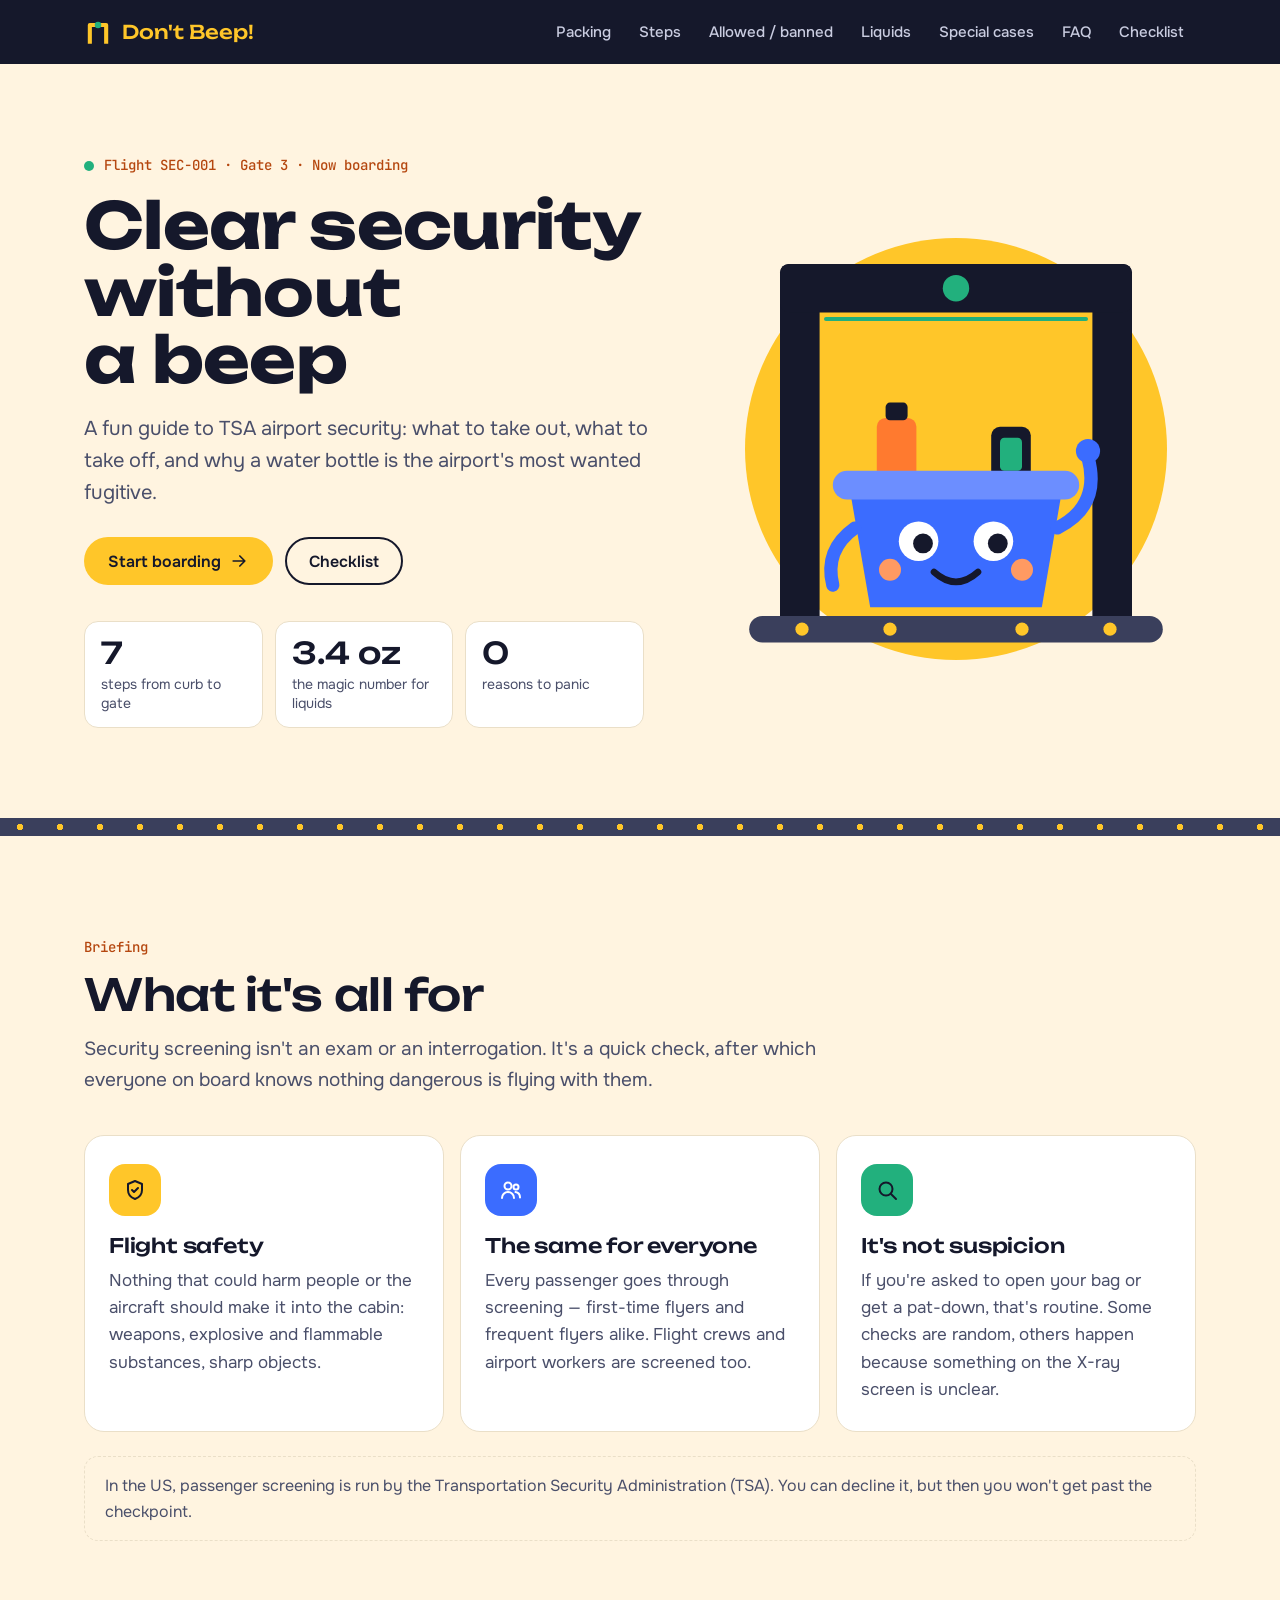
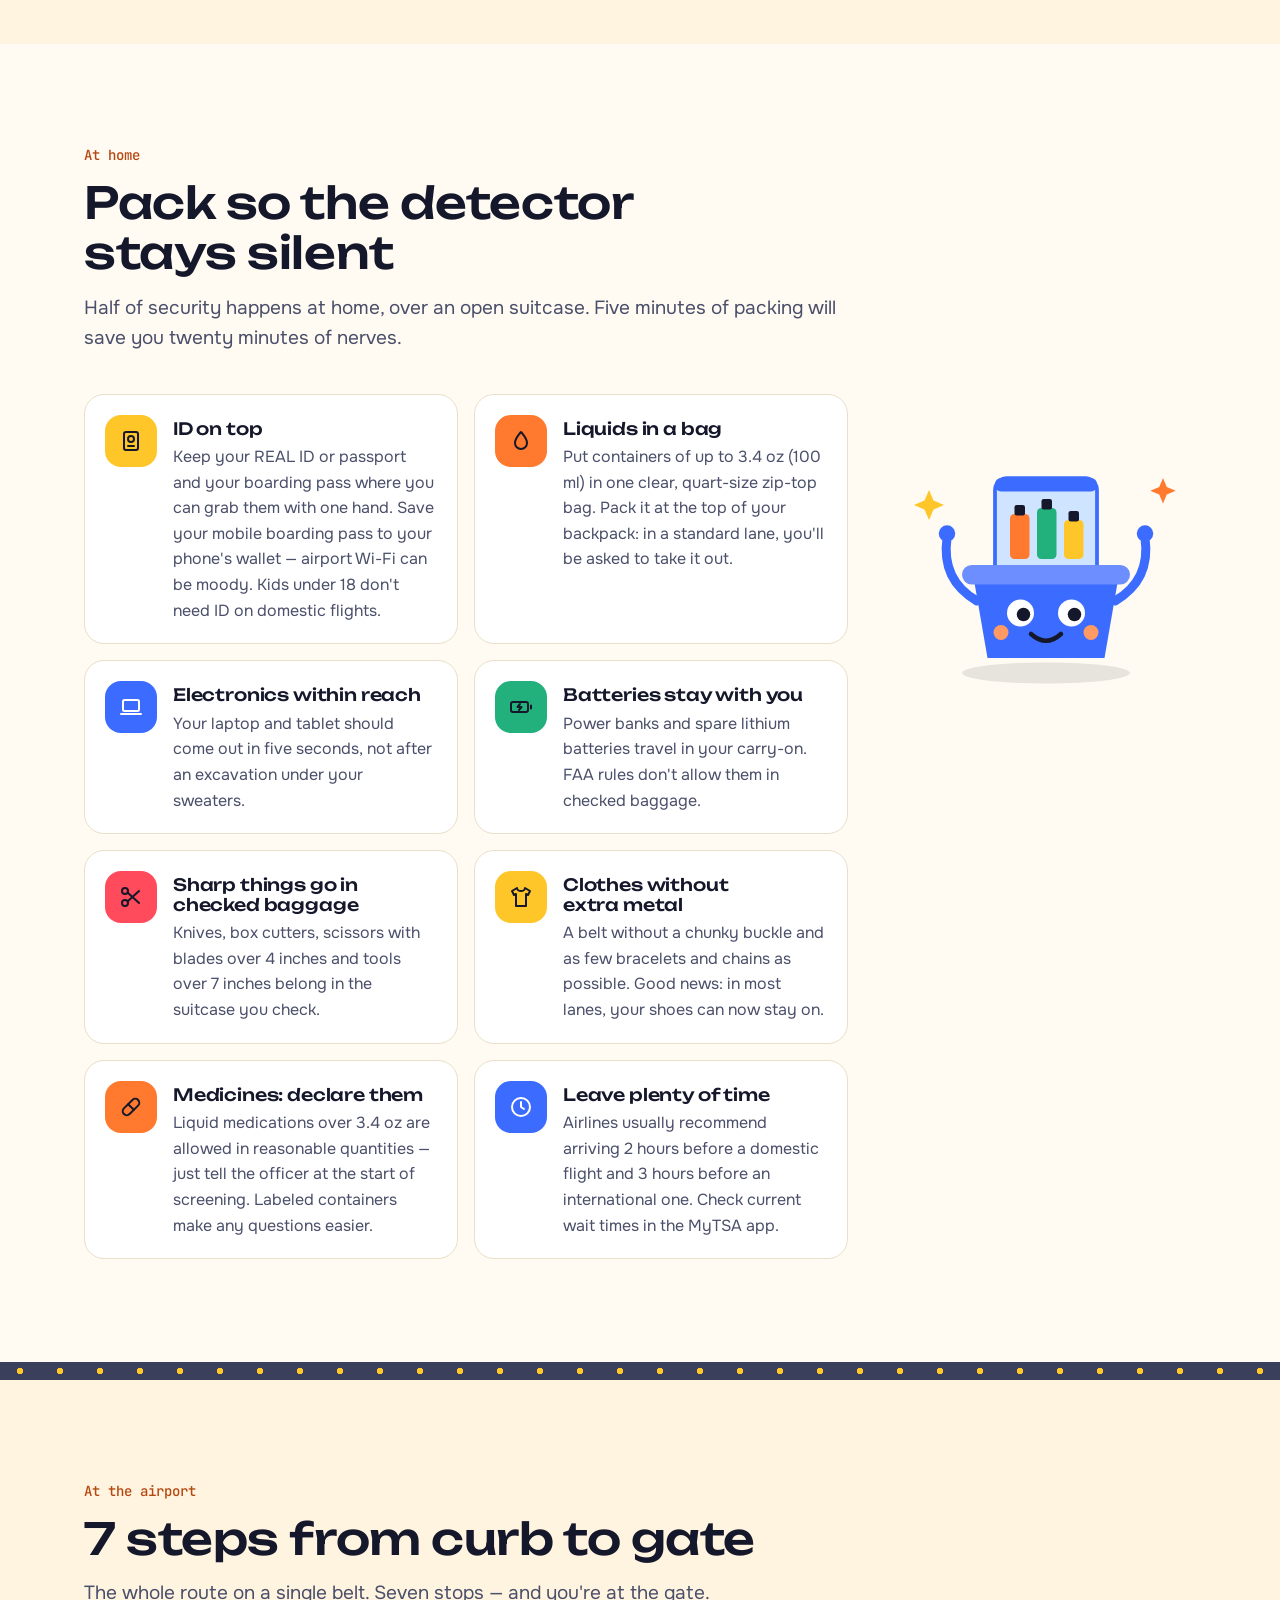
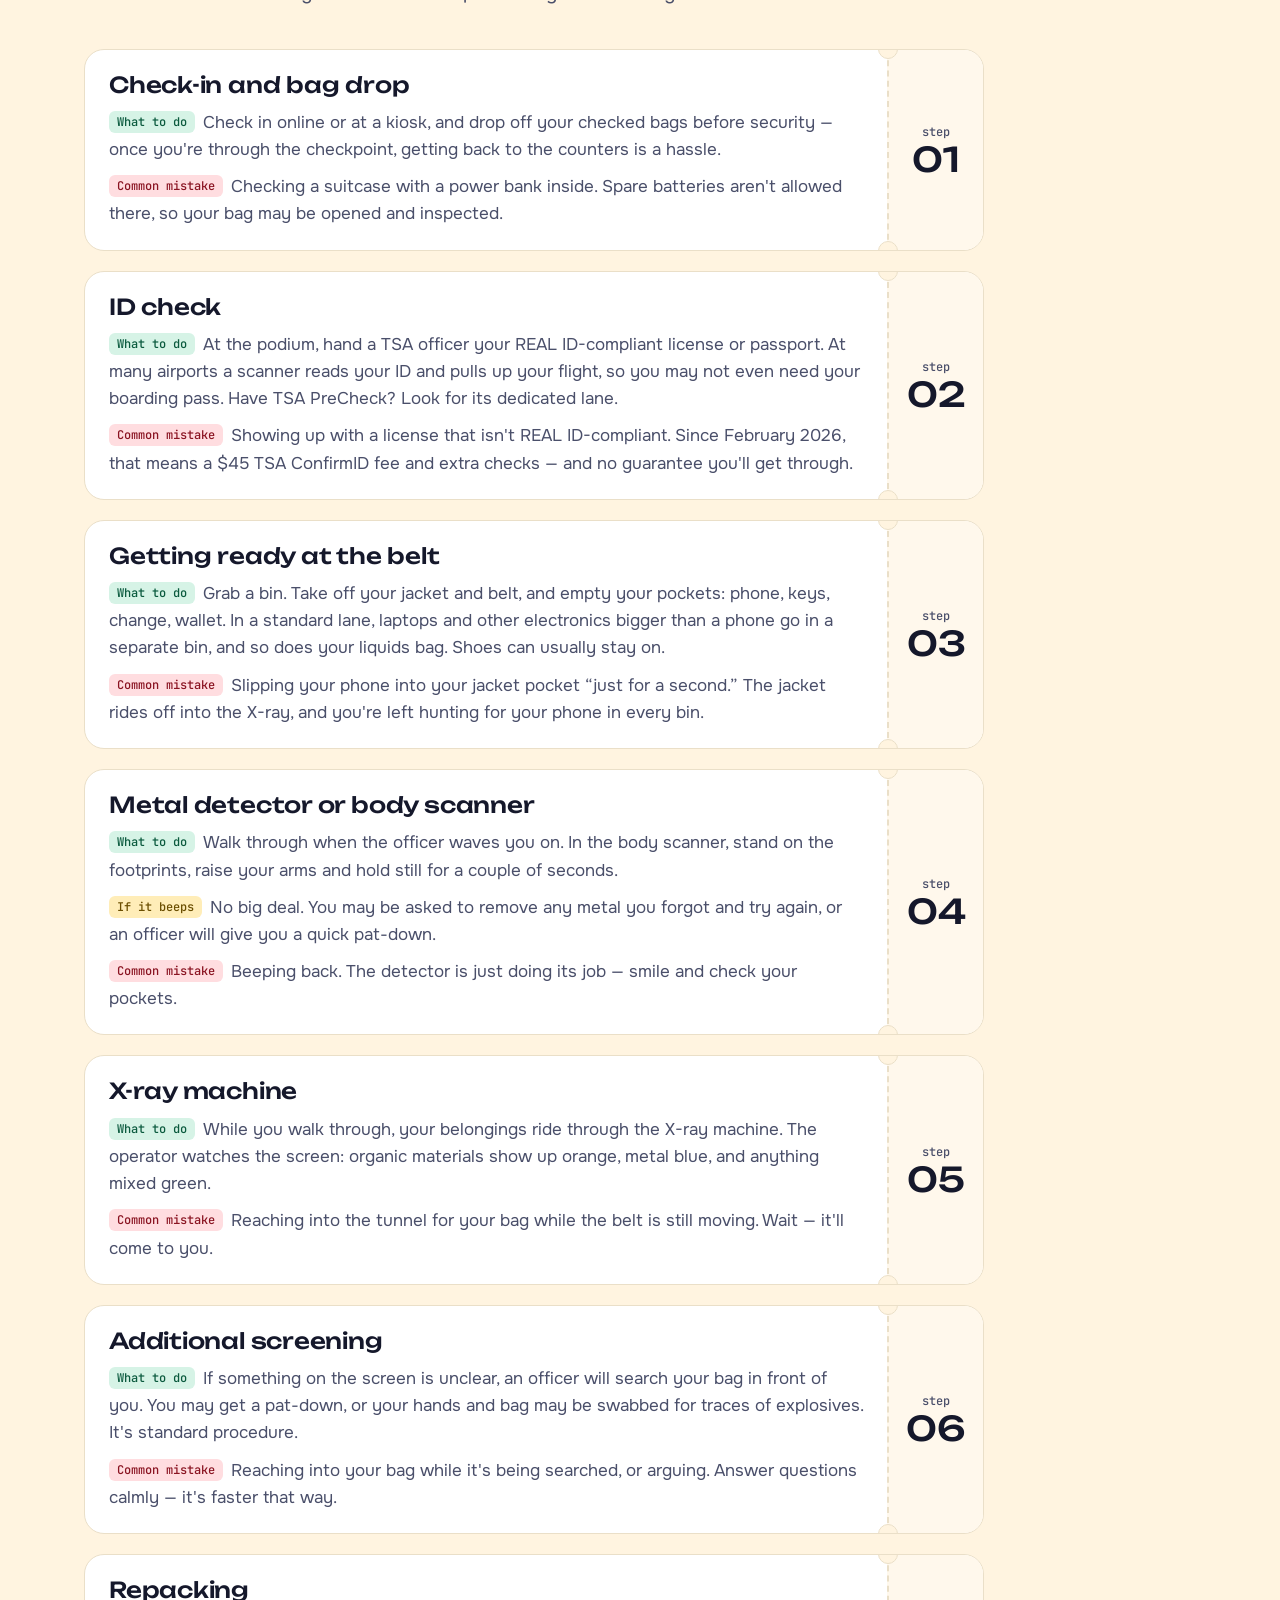
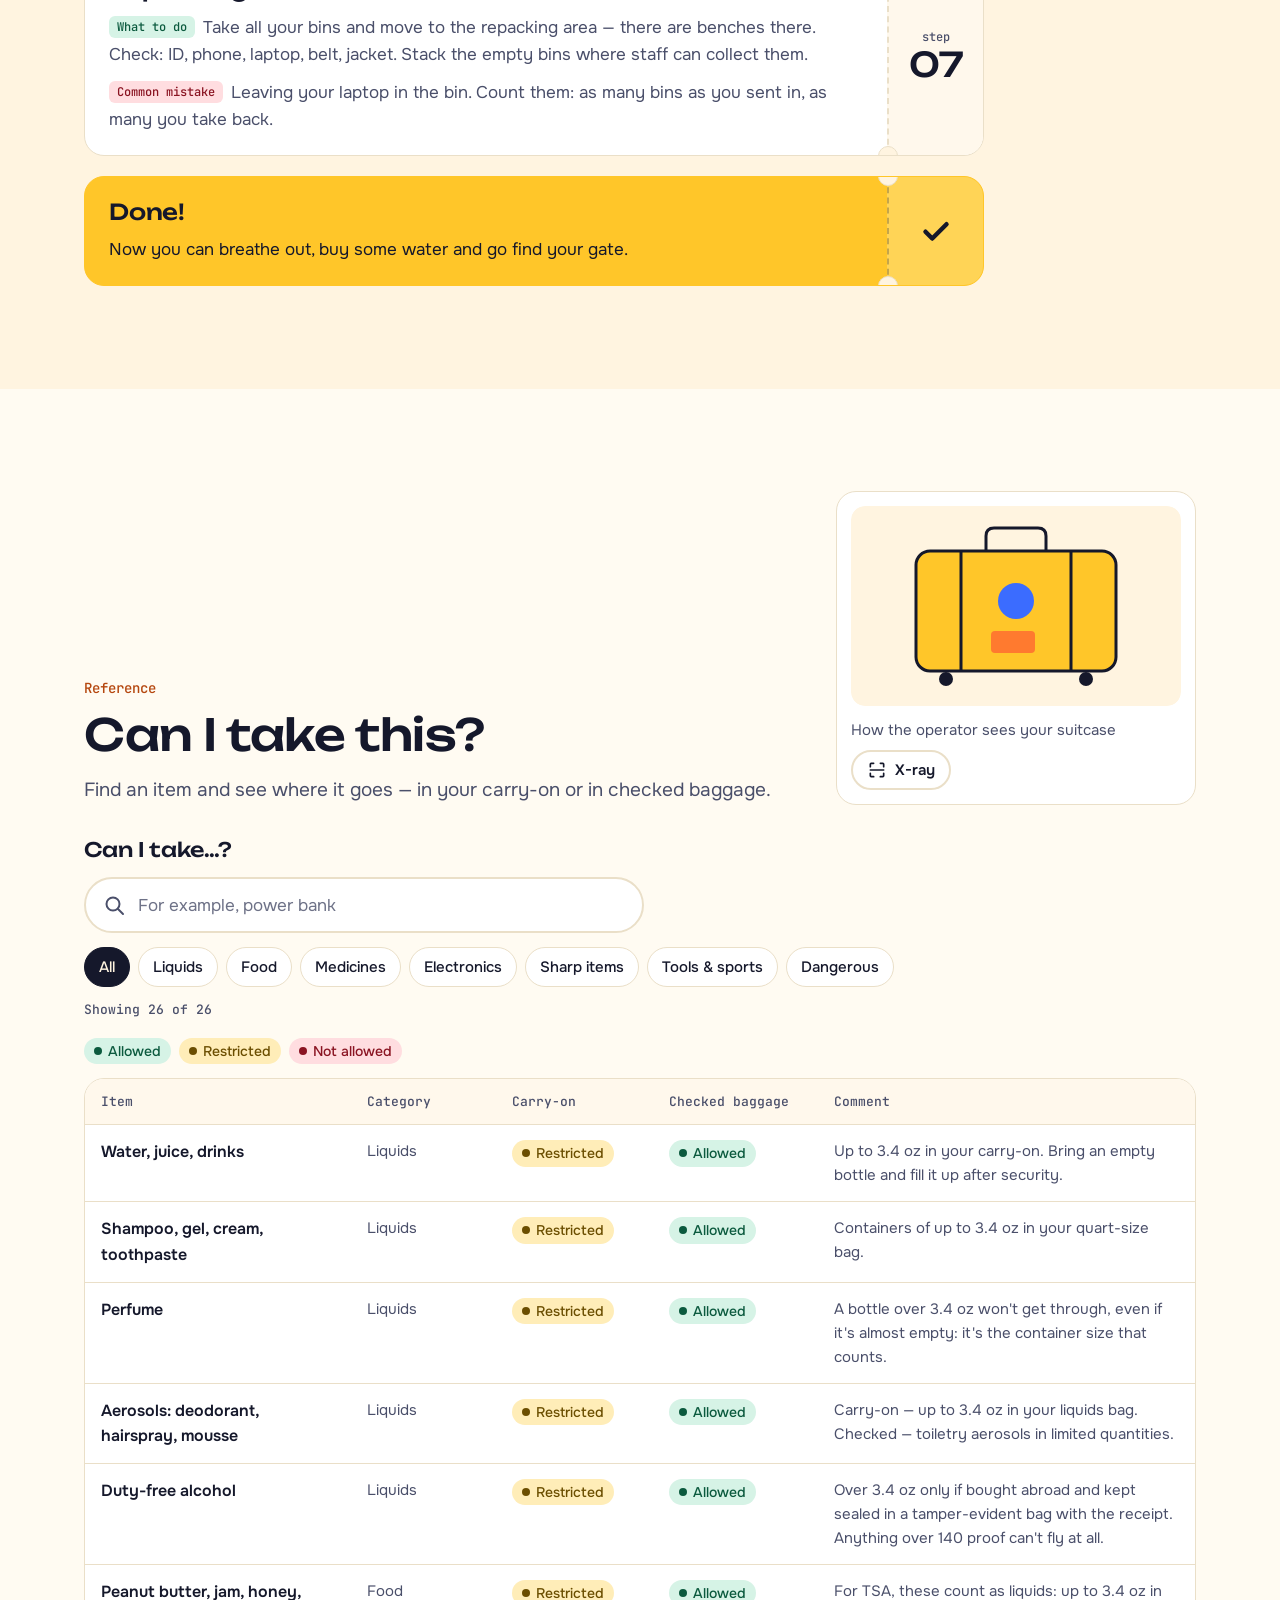
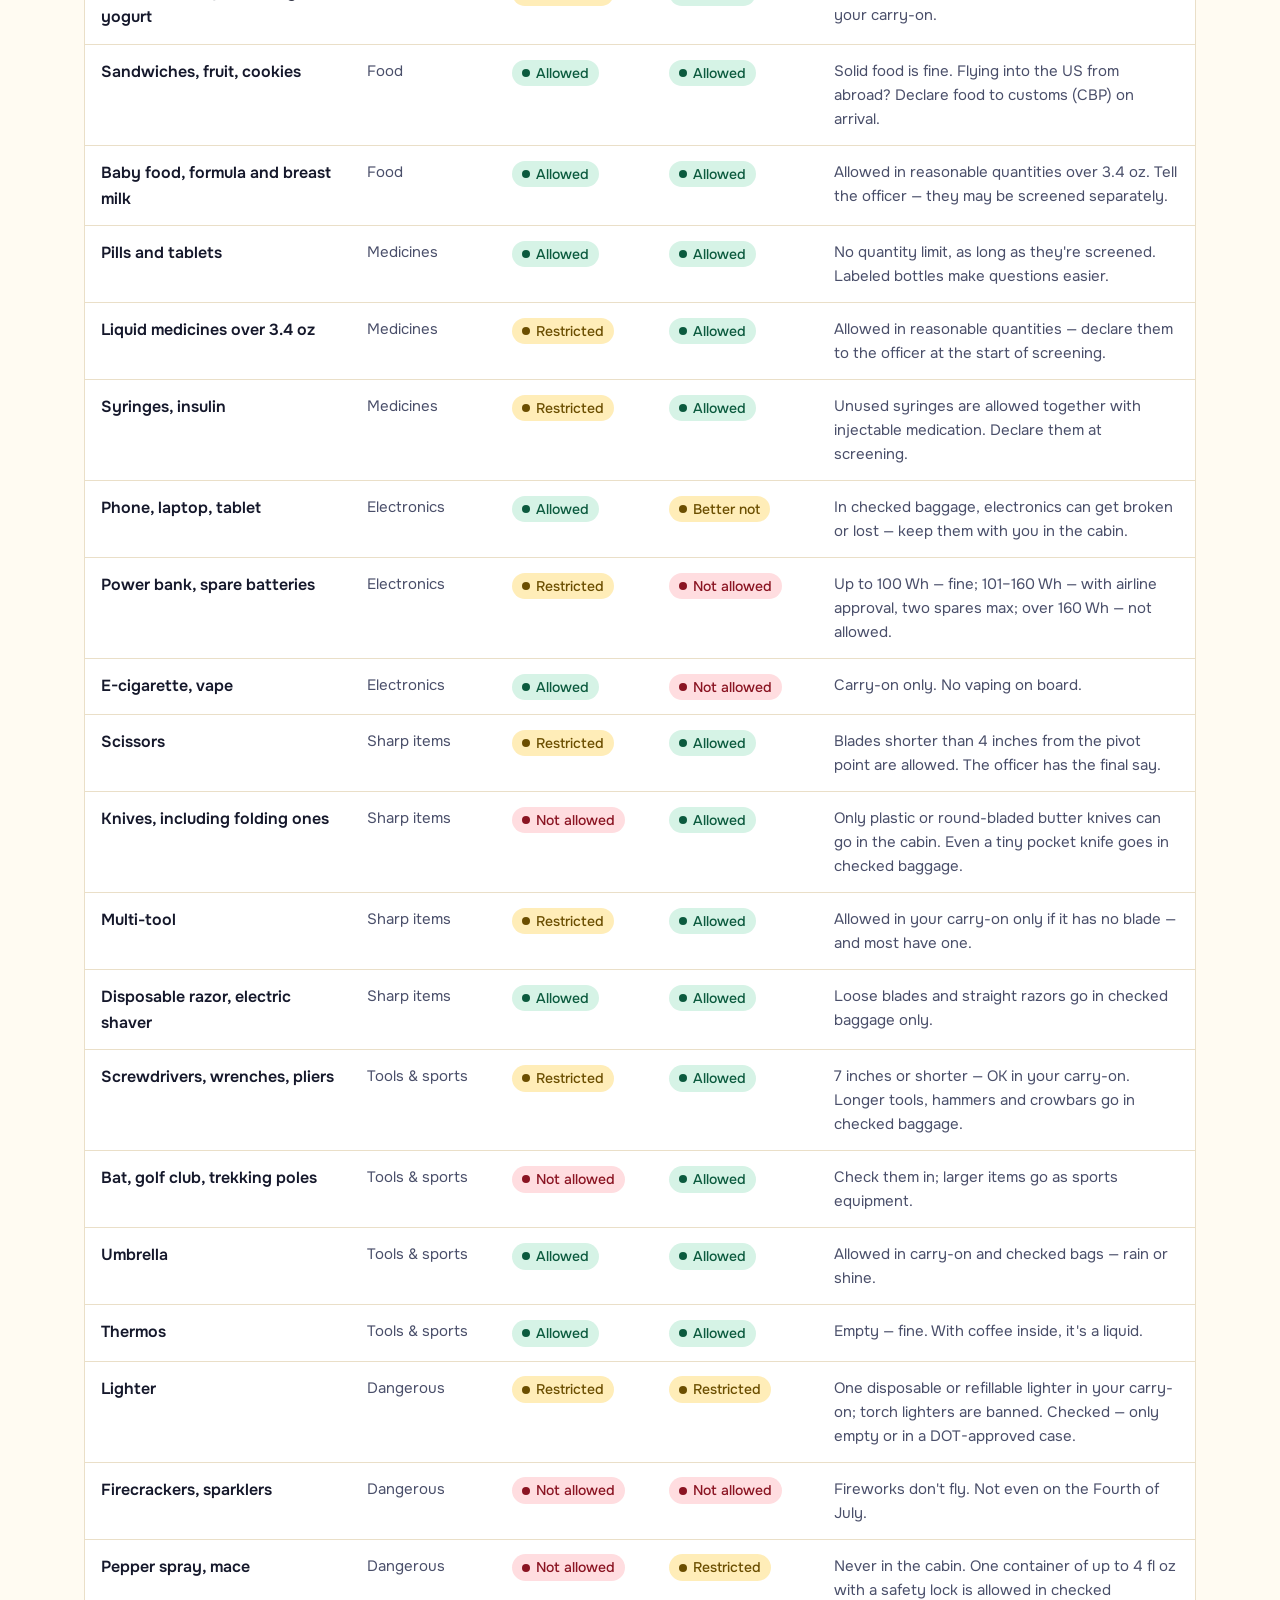
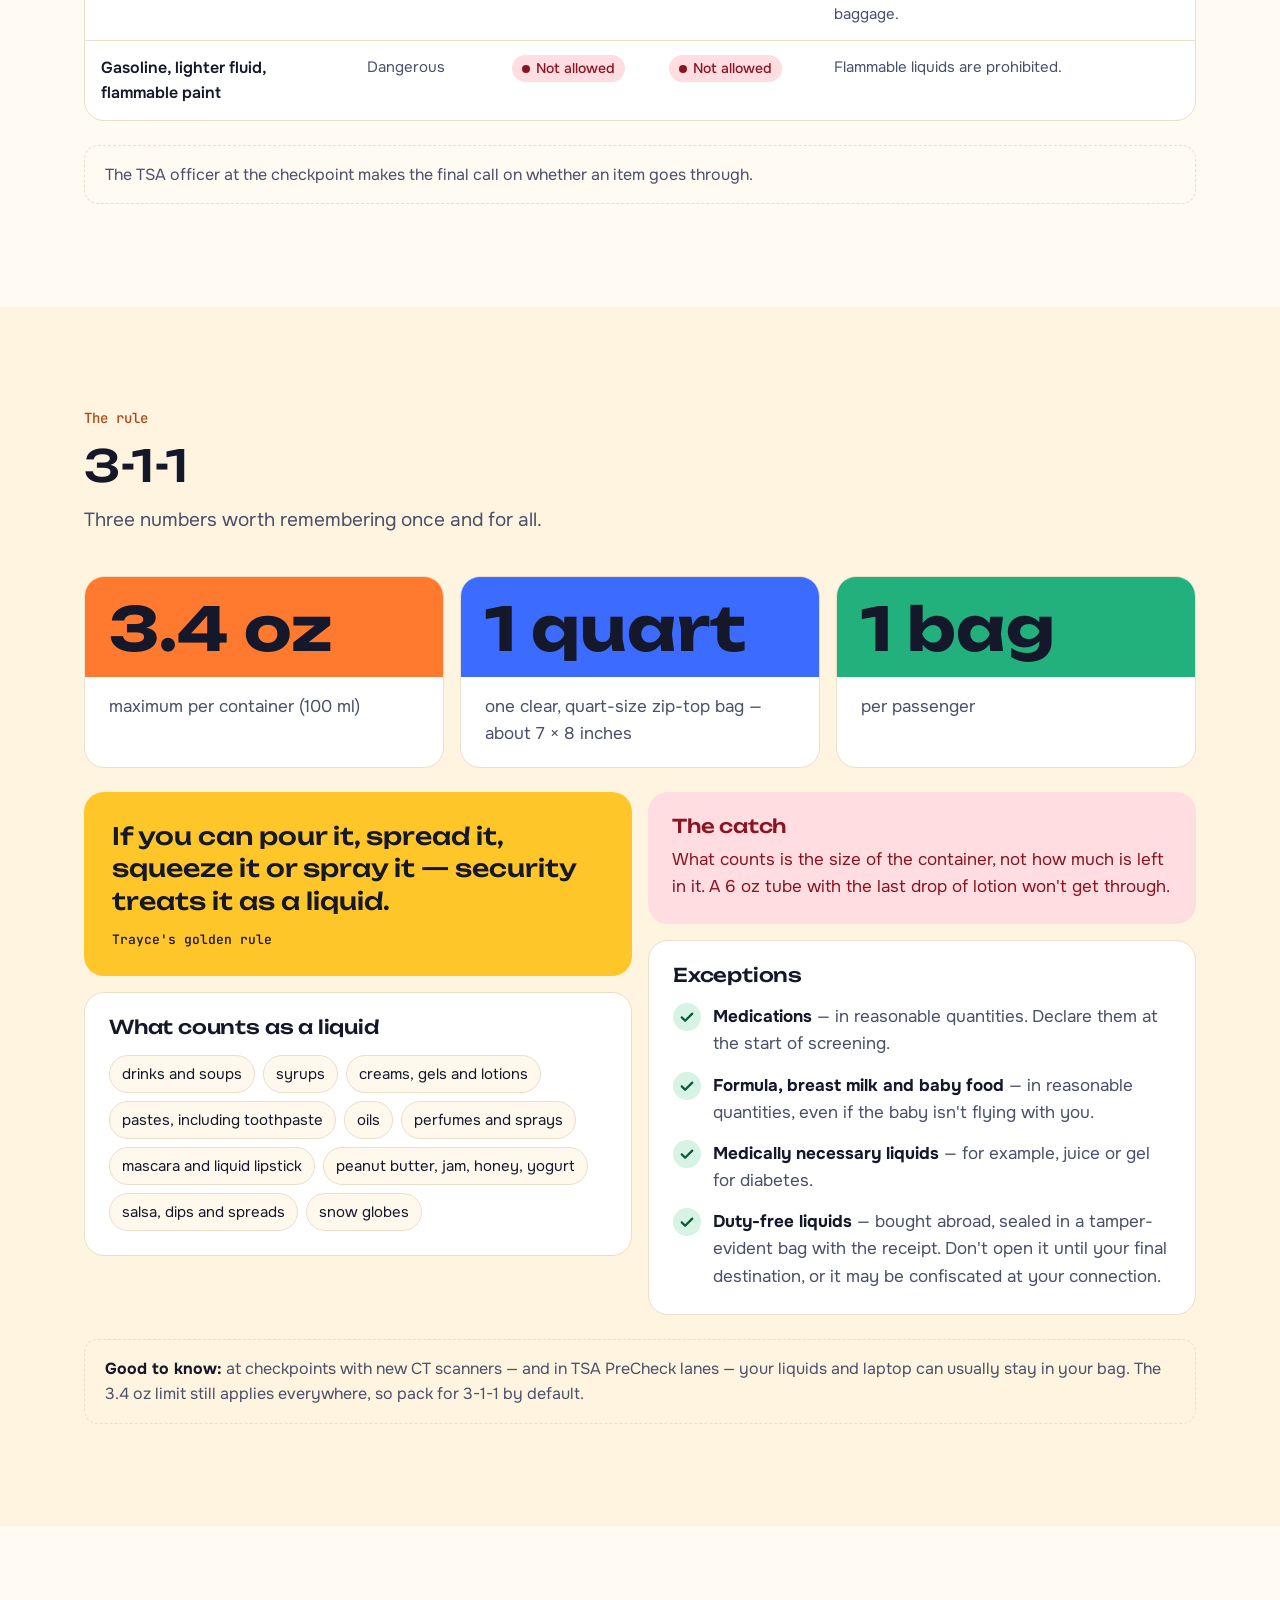
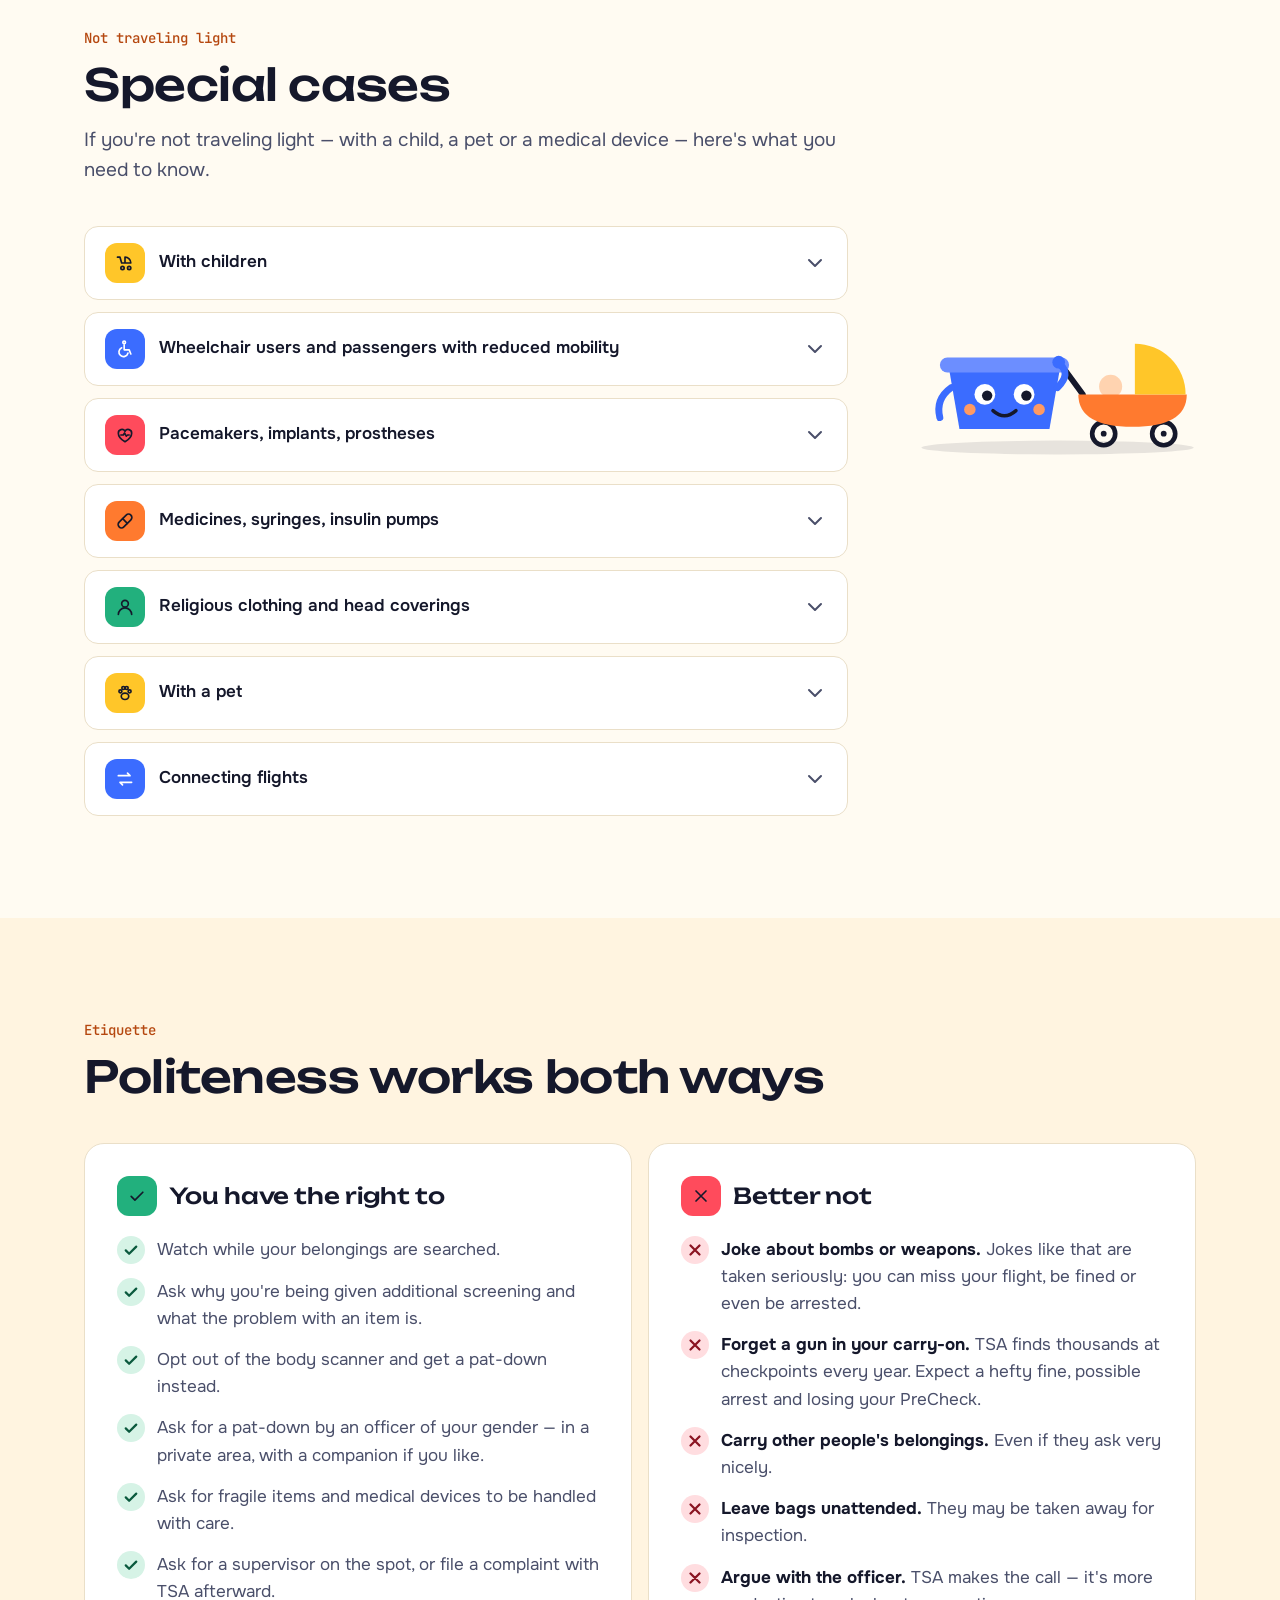
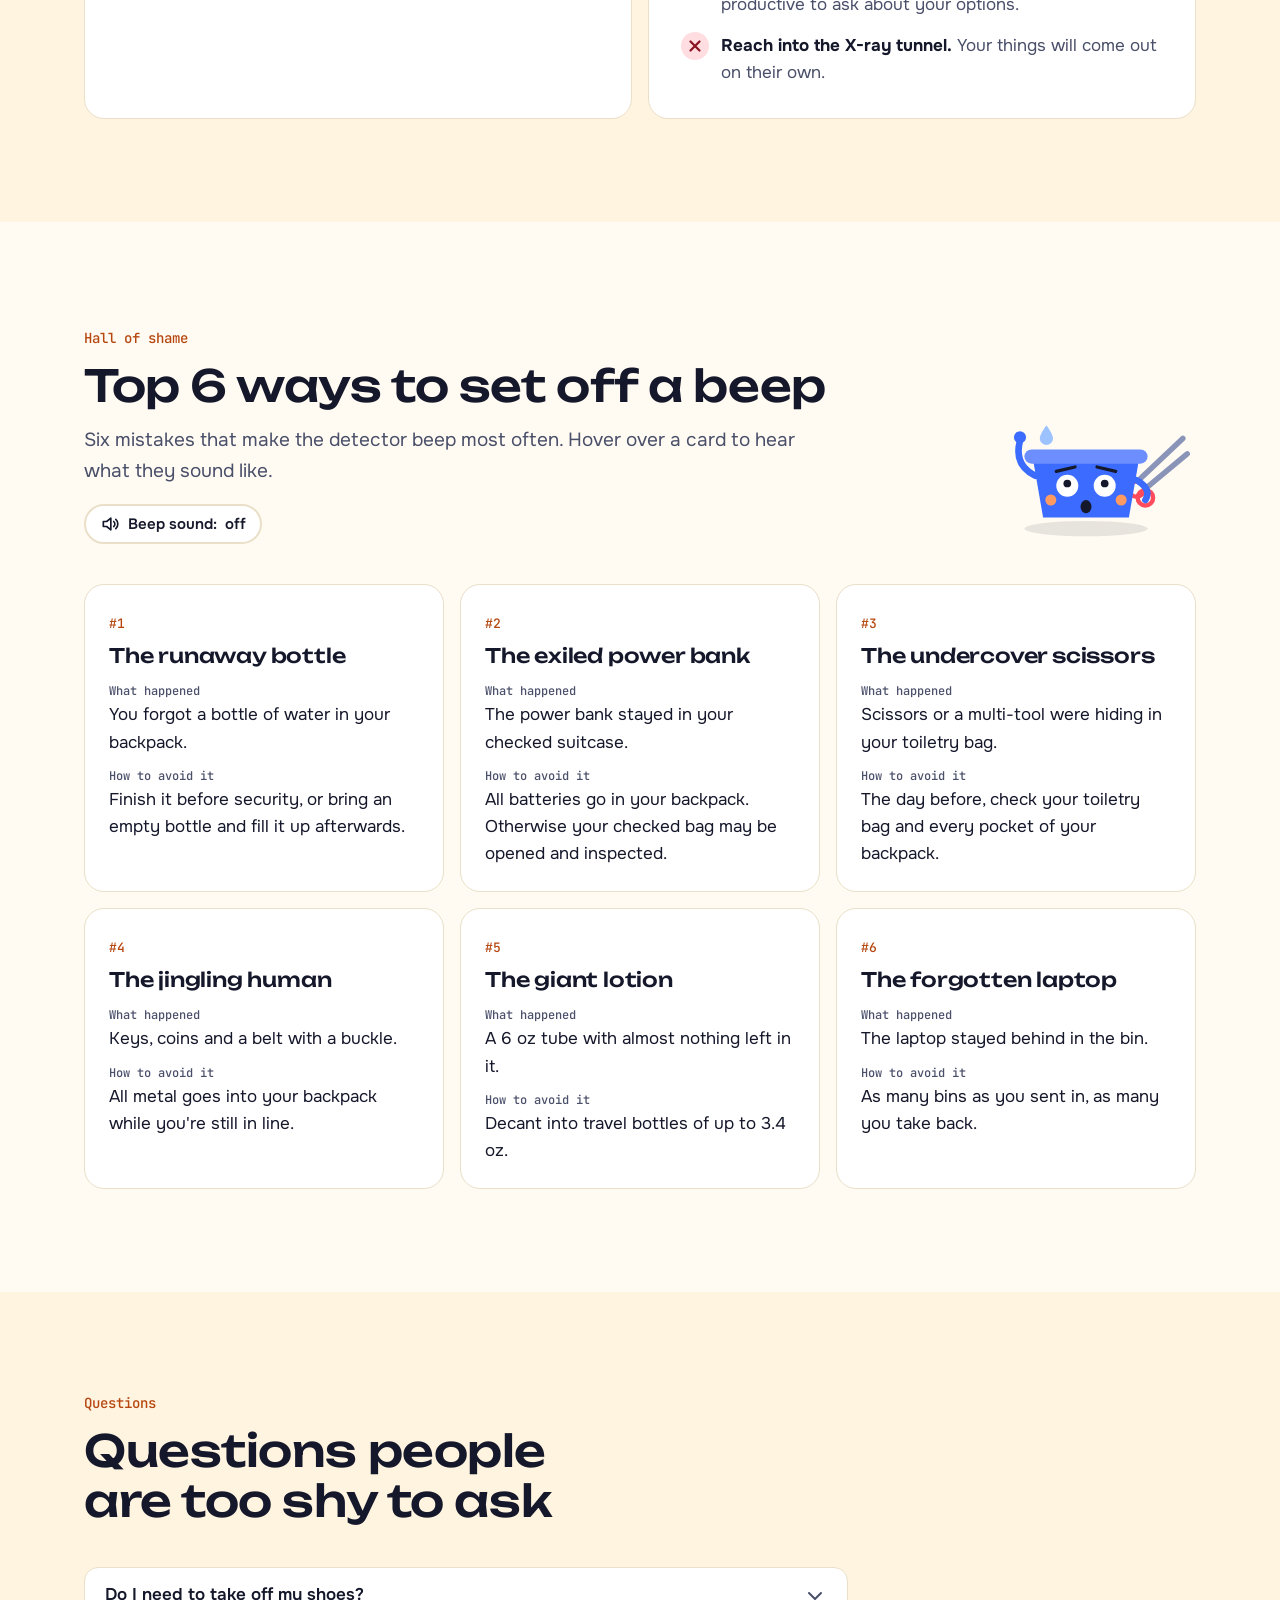
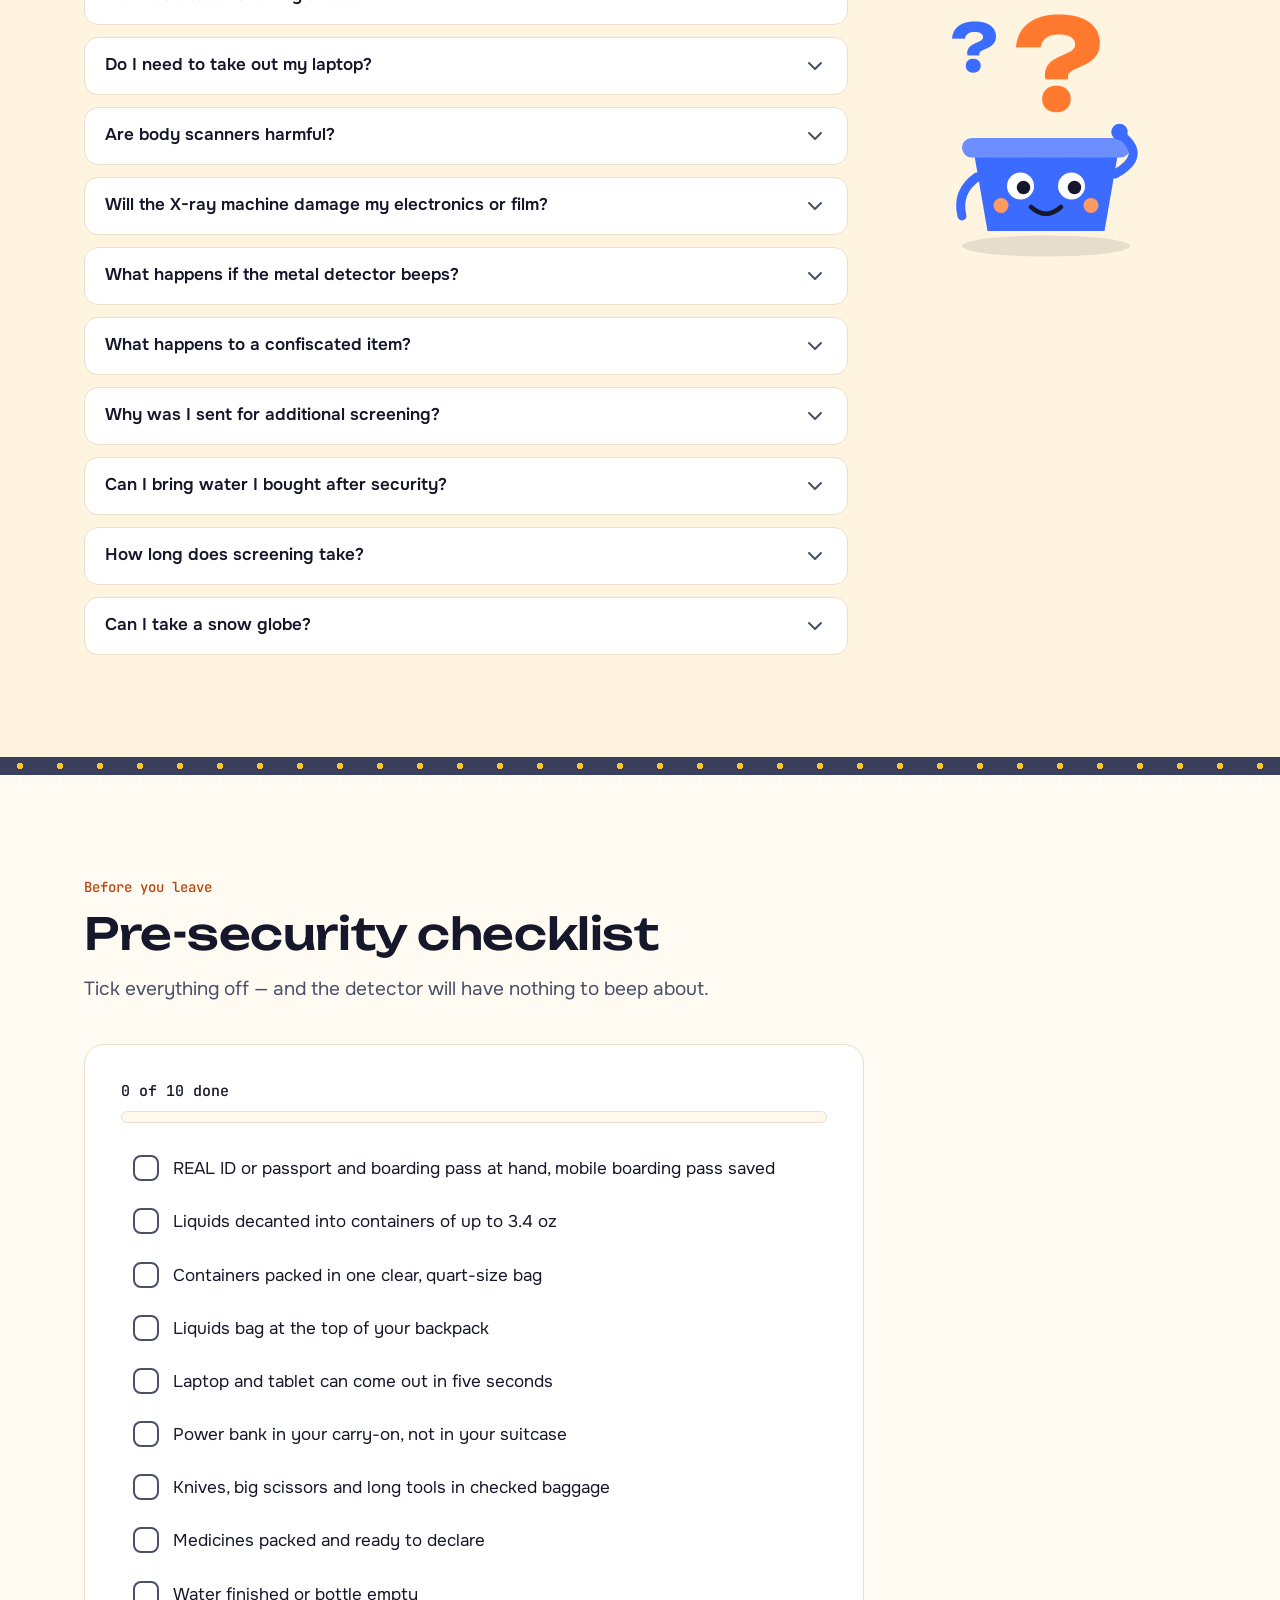
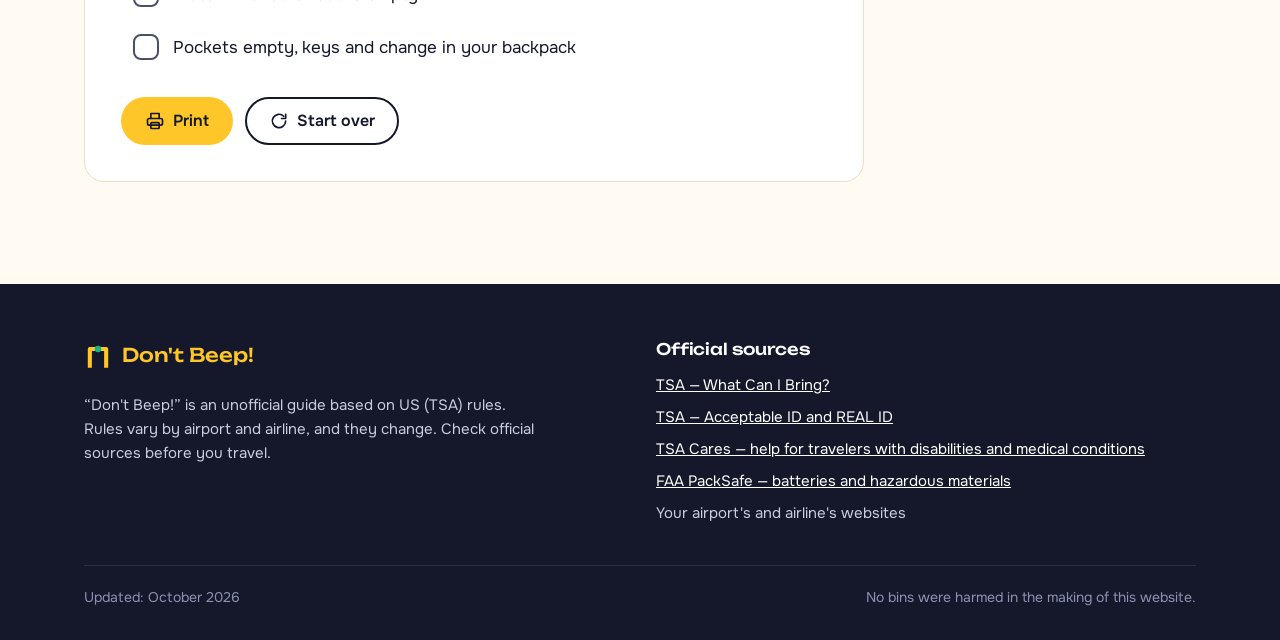
<file: index.html>
<!doctype html>
<html lang="en">
<head>
  <meta charset="utf-8">
  <meta name="viewport" content="width=device-width, initial-scale=1">
  <title>Don't Beep! — a fun guide to airport security</title>
  <meta name="description" content="How to get through TSA airport security quickly and calmly: 7 steps, what you can take in your carry-on, the 3-1-1 liquids rule, common mistakes and a checklist.">
  <meta name="theme-color" content="#15182B">
  <meta property="og:type" content="website">
  <meta property="og:locale" content="en_US">
  <meta property="og:title" content="Don't Beep! — a fun guide to airport security">
  <meta property="og:description" content="7 steps from curb to gate, the 3-1-1 liquids rule, common mistakes and a pre-security checklist.">
  <link rel="icon" href="favicon.svg" type="image/svg+xml">
  <link rel="preconnect" href="https://fonts.googleapis.com">
  <link rel="preconnect" href="https://fonts.gstatic.com" crossorigin>
  <link rel="stylesheet" href="https://fonts.googleapis.com/css2?family=JetBrains+Mono:wght@500&family=Onest:wght@400;500;600&family=Unbounded:wght@500;700&display=swap">
  <link rel="stylesheet" href="css/styles.css">
  <script>document.documentElement.classList.add('js');</script>
  <script type="application/ld+json">
  {
    "@context": "https://schema.org",
    "@type": "FAQPage",
    "mainEntity": [
      {"@type": "Question", "name": "Do I need to take off my shoes?", "acceptedAnswer": {"@type": "Answer", "text": "Usually not. Since July 2025, TSA no longer requires most travelers to remove their shoes. You may still be asked to if you need additional screening."}},
      {"@type": "Question", "name": "Do I need to take out my laptop?", "acceptedAnswer": {"@type": "Answer", "text": "In a standard lane, yes — anything bigger than a phone goes in its own bin. In TSA PreCheck lanes and at checkpoints with CT scanners, it can usually stay in your bag. Follow the officers' instructions."}},
      {"@type": "Question", "name": "Are body scanners harmful?", "acceptedAnswer": {"@type": "Answer", "text": "TSA's body scanners use millimeter waves, not X-rays, and the energy they emit is very low. If you'd rather skip the scanner, you can opt out and get a pat-down instead."}},
      {"@type": "Question", "name": "Will the X-ray machine damage my electronics or film?", "acceptedAnswer": {"@type": "Answer", "text": "Phones, laptops and digital cameras are fine. Undeveloped film is another story: CT scanners can damage it, so ask for a hand inspection — especially for film rated ISO 800 and up."}},
      {"@type": "Question", "name": "What happens if the metal detector beeps?", "acceptedAnswer": {"@type": "Answer", "text": "Nothing terrible. You may be asked to remove any metal you forgot and walk through again, or an officer will give you a quick pat-down."}},
      {"@type": "Question", "name": "What happens to a confiscated item?", "acceptedAnswer": {"@type": "Answer", "text": "You usually have options: go back and check it, hand it to someone who isn't flying, mail it to yourself if the airport offers a mail-back service, or voluntarily give it up."}},
      {"@type": "Question", "name": "Why was I sent for additional screening?", "acceptedAnswer": {"@type": "Answer", "text": "Some checks are random, others happen because something on the X-ray screen is unclear. If your boarding pass says SSSS, you've been selected for enhanced screening. It doesn't mean you're suspected of anything."}},
      {"@type": "Question", "name": "Can I bring water I bought after security?", "acceptedAnswer": {"@type": "Answer", "text": "Yes, you can buy any drinks past the checkpoint. But if you have an international connection with another security check, the bottle may not get through."}},
      {"@type": "Question", "name": "How long does screening take?", "acceptedAnswer": {"@type": "Answer", "text": "The screening itself takes a few minutes. Most of the time is spent in line, so check current wait times in the MyTSA app and allow extra time at peak hours."}},
      {"@type": "Question", "name": "Can I take a snow globe?", "acceptedAnswer": {"@type": "Answer", "text": "TSA treats it as a liquid. A snow globe about the size of a tennis ball or smaller (under 3.4 oz of liquid) can go in your quart-size bag. Anything bigger goes in checked baggage."}}
    ]
  }
  </script>
</head>
<body>
  <svg class="sprite" aria-hidden="true" focusable="false">
    <defs>
      <symbol id="lotik-tray" viewBox="0 0 200 200">
        <path d="M52 124 L148 124 L139 176 L61 176 Z" fill="#3B6CFF"/>
        <rect x="44" y="114" width="112" height="13" rx="6.5" fill="#6C8EFF"/>
      </symbol>
      <symbol id="face-happy" viewBox="0 0 200 200">
        <circle cx="83" cy="146" r="9" fill="#FFFFFF"/>
        <circle cx="117" cy="146" r="9" fill="#FFFFFF"/>
        <circle cx="85" cy="147" r="4.5" fill="#15182B"/>
        <circle cx="119" cy="147" r="4.5" fill="#15182B"/>
        <circle cx="70" cy="159" r="5" fill="#FF9A62"/>
        <circle cx="130" cy="159" r="5" fill="#FF9A62"/>
        <path d="M90 160 Q100 169 110 160" fill="none" stroke="#15182B" stroke-width="3" stroke-linecap="round"/>
      </symbol>
      <symbol id="face-worried" viewBox="0 0 200 200">
        <circle cx="83" cy="147" r="10" fill="#FFFFFF"/>
        <circle cx="117" cy="147" r="10" fill="#FFFFFF"/>
        <circle cx="83" cy="145" r="3.5" fill="#15182B"/>
        <circle cx="117" cy="145" r="3.5" fill="#15182B"/>
        <path d="M73 134 L90 130 M110 130 L127 134" fill="none" stroke="#15182B" stroke-width="3" stroke-linecap="round"/>
        <ellipse cx="100" cy="166" rx="5" ry="6" fill="#15182B"/>
        <circle cx="68" cy="160" r="5" fill="#FF9A62"/>
        <circle cx="132" cy="160" r="5" fill="#FF9A62"/>
      </symbol>

      <symbol id="i-shield" viewBox="0 0 24 24"><path d="M12 3l7 3v6c0 4.5-3 7.5-7 9-4-1.5-7-4.5-7-9V6l7-3z"/><path d="M9 12l2 2 4-4"/></symbol>
      <symbol id="i-users" viewBox="0 0 24 24"><circle cx="9" cy="8" r="3.5"/><path d="M3 20c0-3.3 2.7-6 6-6s6 2.7 6 6"/><circle cx="17" cy="9" r="2.5"/><path d="M16.5 14.1c2.6.4 4.5 2.7 4.5 5.4"/></symbol>
      <symbol id="i-search" viewBox="0 0 24 24"><circle cx="11" cy="11" r="6.5"/><path d="M16 16l5 5"/></symbol>
      <symbol id="i-doc" viewBox="0 0 24 24"><rect x="5" y="3" width="14" height="18" rx="2"/><circle cx="12" cy="10" r="3"/><path d="M9 17h6"/></symbol>
      <symbol id="i-drop" viewBox="0 0 24 24"><path d="M12 3s6 6.5 6 11a6 6 0 0 1-12 0c0-4.5 6-11 6-11z"/></symbol>
      <symbol id="i-laptop" viewBox="0 0 24 24"><rect x="4" y="5" width="16" height="11" rx="1.5"/><path d="M2 19h20"/></symbol>
      <symbol id="i-battery" viewBox="0 0 24 24"><rect x="2" y="7" width="17" height="10" rx="2"/><path d="M22 10.5v3"/><path d="M11 9l-2.5 3h4L10 15"/></symbol>
      <symbol id="i-scissors" viewBox="0 0 24 24"><circle cx="6" cy="6" r="3"/><circle cx="6" cy="18" r="3"/><path d="M8.5 7.5L20 18M8.5 16.5L20 6"/></symbol>
      <symbol id="i-shirt" viewBox="0 0 24 24"><path d="M8 3L3 6l2 4 2-1v12h10V9l2 1 2-4-5-3c0 1.7-1.8 3-4 3S8 4.7 8 3z"/></symbol>
      <symbol id="i-pill" viewBox="0 0 24 24"><rect x="2" y="8" width="20" height="8" rx="4" transform="rotate(-45 12 12)"/><path d="M9.2 9.2l5.6 5.6"/></symbol>
      <symbol id="i-clock" viewBox="0 0 24 24"><circle cx="12" cy="12" r="9"/><path d="M12 7v5l3 2"/></symbol>
      <symbol id="i-check" viewBox="0 0 24 24"><path d="M5 12.5l4.5 4.5L19 7.5"/></symbol>
      <symbol id="i-x" viewBox="0 0 24 24"><path d="M6 6l12 12M18 6L6 18"/></symbol>
      <symbol id="i-arrow-right" viewBox="0 0 24 24"><path d="M5 12h14M13 6l6 6-6 6"/></symbol>
      <symbol id="i-arrow-up" viewBox="0 0 24 24"><path d="M12 19V5M5 12l7-7 7 7"/></symbol>
      <symbol id="i-printer" viewBox="0 0 24 24"><path d="M7 9V3h10v6"/><rect x="3" y="9" width="18" height="8" rx="2"/><rect x="7" y="14" width="10" height="7" rx="1"/></symbol>
      <symbol id="i-refresh" viewBox="0 0 24 24"><path d="M20 12a8 8 0 1 1-2.3-5.7"/><path d="M20 4v5h-5"/></symbol>
      <symbol id="i-menu" viewBox="0 0 24 24"><path d="M4 7h16M4 12h16M4 17h16"/></symbol>
      <symbol id="i-chevron" viewBox="0 0 24 24"><path d="M6 9l6 6 6-6"/></symbol>
      <symbol id="i-stroller" viewBox="0 0 24 24"><path d="M3 5h3l2 7h11a7 7 0 0 0-7-7v7"/><circle cx="9" cy="18" r="2"/><circle cx="17" cy="18" r="2"/></symbol>
      <symbol id="i-wheelchair" viewBox="0 0 24 24"><circle cx="11" cy="4" r="1.6"/><path d="M11 7v6h6l2 5"/><path d="M8 10.5a5.5 5.5 0 1 0 7.5 6.5"/></symbol>
      <symbol id="i-heart" viewBox="0 0 24 24"><path d="M12 20s-8-4.6-8-10.2A4.3 4.3 0 0 1 12 7.5a4.3 4.3 0 0 1 8 2.3C20 15.4 12 20 12 20z"/><path d="M7 12h3l1.5-2.5 2 4 1.5-1.5h2"/></symbol>
      <symbol id="i-user" viewBox="0 0 24 24"><circle cx="12" cy="8" r="4"/><path d="M4 21c0-4.4 3.6-8 8-8s8 3.6 8 8"/></symbol>
      <symbol id="i-paw" viewBox="0 0 24 24"><ellipse cx="12" cy="16" rx="4.5" ry="3.8"/><circle cx="6.5" cy="10" r="1.8"/><circle cx="10" cy="6" r="1.8"/><circle cx="14" cy="6" r="1.8"/><circle cx="17.5" cy="10" r="1.8"/></symbol>
      <symbol id="i-transfer" viewBox="0 0 24 24"><path d="M4 8h14l-3-3M20 16H6l3 3"/></symbol>
      <symbol id="i-scan" viewBox="0 0 24 24"><path d="M4 8V5a1 1 0 0 1 1-1h3M16 4h3a1 1 0 0 1 1 1v3M20 16v3a1 1 0 0 1-1 1h-3M8 20H5a1 1 0 0 1-1-1v-3M4 12h16"/></symbol>
      <symbol id="i-volume" viewBox="0 0 24 24"><path d="M4 9v6h4l5 4V5L8 9H4z"/><path d="M16.5 9a4 4 0 0 1 0 6M19 6.5a7.5 7.5 0 0 1 0 11"/></symbol>
    </defs>
  </svg>

  <a class="skip-link" href="#main">Skip to content</a>
  <div class="progress" aria-hidden="true"></div>

  <header class="site-header">
    <div class="container site-header__inner">
      <a class="logo" href="#top" aria-label="Don't Beep! — back to top">
        <svg viewBox="0 0 24 24" aria-hidden="true" focusable="false">
          <path d="M5 22V6H19V22" fill="none" stroke="#FFC629" stroke-width="3.5" stroke-linejoin="round"/>
          <circle class="lamp" cx="12" cy="6" r="2.8"/>
        </svg>
        <span>Don't Beep!</span>
      </a>
      <button class="nav-toggle" type="button" aria-expanded="false" aria-controls="site-nav" aria-label="Open menu">
        <svg class="icon icon--open" aria-hidden="true"><use href="#i-menu"/></svg>
        <svg class="icon icon--close" aria-hidden="true"><use href="#i-x"/></svg>
      </button>
      <nav class="nav" id="site-nav" aria-label="Site sections">
        <ul class="nav__list">
          <li><a class="nav__link" href="#prepare">Packing</a></li>
          <li><a class="nav__link" href="#steps">Steps</a></li>
          <li><a class="nav__link" href="#items">Allowed / banned</a></li>
          <li><a class="nav__link" href="#liquids">Liquids</a></li>
          <li><a class="nav__link" href="#special">Special cases</a></li>
          <li><a class="nav__link" href="#faq">FAQ</a></li>
          <li><a class="nav__link" href="#checklist">Checklist</a></li>
        </ul>
      </nav>
    </div>
  </header>

  <main id="main">

    <!-- 1. Первый экран -->
    <section class="hero" id="top">
      <div class="container hero__grid">
        <div class="hero__text">
          <p class="eyebrow"><span class="eyebrow__dot" aria-hidden="true"></span>Flight SEC-001 · Gate 3 · Now boarding</p>
          <h1>Clear security without a beep</h1>
          <p class="hero__lead">A fun guide to TSA airport security: what to take out, what to take off, and why a water bottle is the airport's most wanted fugitive.</p>
          <div class="btn-row">
            <a class="btn btn--primary" href="#steps">Start boarding <svg class="icon" aria-hidden="true"><use href="#i-arrow-right"/></svg></a>
            <a class="btn btn--ghost" href="#checklist">Checklist</a>
          </div>
          <ul class="facts">
            <li class="fact"><span class="fact__num">7</span><span class="fact__label">steps from curb to gate</span></li>
            <li class="fact"><span class="fact__num">3.4&nbsp;oz</span><span class="fact__label">the magic number for liquids</span></li>
            <li class="fact"><span class="fact__num">0</span><span class="fact__label">reasons to panic</span></li>
          </ul>
        </div>
        <div class="hero__art">
          <svg class="lotik" viewBox="0 0 200 200" aria-hidden="true" focusable="false">
            <rect x="20" y="20" width="18" height="165" rx="4" fill="#15182B"/>
            <rect x="162" y="20" width="18" height="165" rx="4" fill="#15182B"/>
            <rect x="20" y="20" width="160" height="22" rx="4" fill="#15182B"/>
            <circle class="lamp" cx="100" cy="31" r="6"/>
            <rect x="6" y="180" width="188" height="12" rx="6" fill="#3A3F5C"/>
            <g fill="#FFC629"><circle cx="30" cy="186" r="3"/><circle cx="70" cy="186" r="3"/><circle cx="130" cy="186" r="3"/><circle cx="170" cy="186" r="3"/></g>
            <rect x="64" y="90" width="18" height="28" rx="4" fill="#FF7A2F"/>
            <rect x="68" y="83" width="10" height="8" rx="2" fill="#15182B"/>
            <rect x="116" y="94" width="18" height="26" rx="4" fill="#15182B"/>
            <rect x="120" y="99" width="10" height="15" rx="2" fill="#22B07D"/>
            <use href="#lotik-tray" width="200" height="200"/>
            <use href="#face-happy" width="200" height="200"/>
            <path class="arm" d="M54 140 Q40 150 44 166"/>
            <g class="wave">
              <path class="arm" d="M146 140 Q166 130 160 108"/>
              <circle cx="160" cy="105" r="5.5" fill="#3B6CFF"/>
            </g>
          </svg>
          <div class="scan" aria-hidden="true"></div>
        </div>
      </div>
    </section>

    <div class="belt" aria-hidden="true"></div>

    <!-- 2. Зачем нужен досмотр -->
    <section class="section" id="why" aria-labelledby="why-title">
      <div class="container">
        <div class="section__head">
          <span class="kicker">Briefing</span>
          <h2 id="why-title">What it's all for</h2>
          <p class="section__lead">Security screening isn't an exam or an interrogation. It's a quick check, after which everyone on board knows nothing dangerous is flying with them.</p>
        </div>
        <div class="cards">
          <article class="card">
            <span class="icon-badge"><svg class="icon" aria-hidden="true"><use href="#i-shield"/></svg></span>
            <h3>Flight safety</h3>
            <p>Nothing that could harm people or the aircraft should make it into the cabin: weapons, explosive and flammable substances, sharp objects.</p>
          </article>
          <article class="card">
            <span class="icon-badge icon-badge--blue"><svg class="icon" aria-hidden="true"><use href="#i-users"/></svg></span>
            <h3>The same for everyone</h3>
            <p>Every passenger goes through screening — first-time flyers and frequent flyers alike. Flight crews and airport workers are screened too.</p>
          </article>
          <article class="card">
            <span class="icon-badge icon-badge--green"><svg class="icon" aria-hidden="true"><use href="#i-search"/></svg></span>
            <h3>It's not suspicion</h3>
            <p>If you're asked to open your bag or get a pat-down, that's routine. Some checks are random, others happen because something on the X-ray screen is unclear.</p>
          </article>
        </div>
        <p class="note">In the US, passenger screening is run by the Transportation Security Administration (TSA). You can decline it, but then you won't get past the checkpoint.</p>
      </div>
    </section>

    <!-- 3. Подготовка -->
    <section class="section section--alt" id="prepare" aria-labelledby="prepare-title">
      <div class="container">
        <div class="section__head">
          <span class="kicker">At home</span>
          <h2 id="prepare-title">Pack so the detector stays silent</h2>
          <p class="section__lead">Half of security happens at home, over an open suitcase. Five minutes of packing will save you twenty minutes of nerves.</p>
        </div>
        <div class="split">
          <ul class="tips">
            <li class="tip">
              <span class="icon-badge"><svg class="icon" aria-hidden="true"><use href="#i-doc"/></svg></span>
              <div><h3>ID on top</h3><p>Keep your REAL ID or passport and your boarding pass where you can grab them with one hand. Save your mobile boarding pass to your phone's wallet — airport Wi-Fi can be moody. Kids under 18 don't need ID on domestic flights.</p></div>
            </li>
            <li class="tip">
              <span class="icon-badge icon-badge--orange"><svg class="icon" aria-hidden="true"><use href="#i-drop"/></svg></span>
              <div><h3>Liquids in a bag</h3><p>Put containers of up to 3.4 oz (100 ml) in one clear, quart-size zip-top bag. Pack it at the top of your backpack: in a standard lane, you'll be asked to take it out.</p></div>
            </li>
            <li class="tip">
              <span class="icon-badge icon-badge--blue"><svg class="icon" aria-hidden="true"><use href="#i-laptop"/></svg></span>
              <div><h3>Electronics within reach</h3><p>Your laptop and tablet should come out in five seconds, not after an excavation under your sweaters.</p></div>
            </li>
            <li class="tip">
              <span class="icon-badge icon-badge--green"><svg class="icon" aria-hidden="true"><use href="#i-battery"/></svg></span>
              <div><h3>Batteries stay with you</h3><p>Power banks and spare lithium batteries travel in your carry-on. FAA rules don't allow them in checked baggage.</p></div>
            </li>
            <li class="tip">
              <span class="icon-badge icon-badge--red"><svg class="icon" aria-hidden="true"><use href="#i-scissors"/></svg></span>
              <div><h3>Sharp things go in checked baggage</h3><p>Knives, box cutters, scissors with blades over 4 inches and tools over 7 inches belong in the suitcase you check.</p></div>
            </li>
            <li class="tip">
              <span class="icon-badge"><svg class="icon" aria-hidden="true"><use href="#i-shirt"/></svg></span>
              <div><h3>Clothes without extra metal</h3><p>A belt without a chunky buckle and as few bracelets and chains as possible. Good news: in most lanes, your shoes can now stay on.</p></div>
            </li>
            <li class="tip">
              <span class="icon-badge icon-badge--orange"><svg class="icon" aria-hidden="true"><use href="#i-pill"/></svg></span>
              <div><h3>Medicines: declare them</h3><p>Liquid medications over 3.4 oz are allowed in reasonable quantities — just tell the officer at the start of screening. Labeled containers make any questions easier.</p></div>
            </li>
            <li class="tip">
              <span class="icon-badge icon-badge--blue"><svg class="icon" aria-hidden="true"><use href="#i-clock"/></svg></span>
              <div><h3>Leave plenty of time</h3><p>Airlines usually recommend arriving 2 hours before a domestic flight and 3 hours before an international one. Check current wait times in the MyTSA app.</p></div>
            </li>
          </ul>
          <div class="split__art">
            <svg class="lotik" viewBox="0 0 200 200" aria-hidden="true" focusable="false">
              <ellipse class="ground" cx="100" cy="186" rx="56" ry="7"/>
              <rect x="66" y="56" width="68" height="66" rx="8" fill="#CFE4FF" stroke="#3B6CFF" stroke-width="2.5"/>
              <rect x="66" y="56" width="68" height="9" rx="4" fill="#3B6CFF"/>
              <rect x="76" y="80" width="13" height="30" rx="3" fill="#FF7A2F"/><rect x="79" y="74" width="7" height="7" rx="1.5" fill="#15182B"/>
              <rect x="94" y="76" width="13" height="34" rx="3" fill="#22B07D"/><rect x="97" y="70" width="7" height="7" rx="1.5" fill="#15182B"/>
              <rect x="112" y="84" width="13" height="26" rx="3" fill="#FFC629"/><rect x="115" y="78" width="7" height="7" rx="1.5" fill="#15182B"/>
              <use href="#lotik-tray" width="200" height="200"/>
              <use href="#face-happy" width="200" height="200"/>
              <path class="arm" d="M54 138 Q30 124 34 96"/><circle cx="34" cy="93" r="5.5" fill="#3B6CFF"/>
              <path class="arm" d="M146 138 Q170 124 166 96"/><circle cx="166" cy="93" r="5.5" fill="#3B6CFF"/>
              <path class="sparkle" d="M22 64l3 7 7 3-7 3-3 7-3-7-7-3 7-3z" fill="#FFC629"/>
              <path class="sparkle sparkle--late" d="M178 56l2.5 6 6 2.5-6 2.5-2.5 6-2.5-6-6-2.5 6-2.5z" fill="#FF7A2F"/>
            </svg>
          </div>
        </div>
      </div>
    </section>

    <div class="belt" aria-hidden="true"></div>

    <!-- 4. Этапы -->
    <section class="section" id="steps" aria-labelledby="steps-title">
      <div class="container">
        <div class="section__head">
          <span class="kicker">At the airport</span>
          <h2 id="steps-title">7 steps from curb to gate</h2>
          <p class="section__lead">The whole route on a single belt. Seven stops — and you're at the gate.</p>
        </div>
        <ol class="steps">
          <li class="pass">
            <div class="pass__main">
              <h3>Check-in and bag drop</h3>
              <p class="pass__row"><span class="pass__label">What to do</span>Check in online or at a kiosk, and drop off your checked bags before security — once you're through the checkpoint, getting back to the counters is a hassle.</p>
              <p class="pass__row"><span class="pass__label pass__label--warn">Common mistake</span>Checking a suitcase with a power bank inside. Spare batteries aren't allowed there, so your bag may be opened and inspected.</p>
            </div>
            <div class="pass__stub" aria-hidden="true"><span class="pass__stub-label">step</span><span class="pass__num">01</span></div>
          </li>
          <li class="pass">
            <div class="pass__main">
              <h3>ID check</h3>
              <p class="pass__row"><span class="pass__label">What to do</span>At the podium, hand a TSA officer your REAL ID-compliant license or passport. At many airports a scanner reads your ID and pulls up your flight, so you may not even need your boarding pass. Have TSA PreCheck? Look for its dedicated lane.</p>
              <p class="pass__row"><span class="pass__label pass__label--warn">Common mistake</span>Showing up with a license that isn't REAL ID-compliant. Since February 2026, that means a $45 TSA ConfirmID fee and extra checks — and no guarantee you'll get through.</p>
            </div>
            <div class="pass__stub" aria-hidden="true"><span class="pass__stub-label">step</span><span class="pass__num">02</span></div>
          </li>
          <li class="pass">
            <div class="pass__main">
              <h3>Getting ready at the belt</h3>
              <p class="pass__row"><span class="pass__label">What to do</span>Grab a bin. Take off your jacket and belt, and empty your pockets: phone, keys, change, wallet. In a standard lane, laptops and other electronics bigger than a phone go in a separate bin, and so does your liquids bag. Shoes can usually stay on.</p>
              <p class="pass__row"><span class="pass__label pass__label--warn">Common mistake</span>Slipping your phone into your jacket pocket “just for a second.” The jacket rides off into the X-ray, and you're left hunting for your phone in every bin.</p>
            </div>
            <div class="pass__stub" aria-hidden="true"><span class="pass__stub-label">step</span><span class="pass__num">03</span></div>
          </li>
          <li class="pass">
            <div class="pass__main">
              <h3>Metal detector or body scanner</h3>
              <p class="pass__row"><span class="pass__label">What to do</span>Walk through when the officer waves you on. In the body scanner, stand on the footprints, raise your arms and hold still for a couple of seconds.</p>
              <p class="pass__row"><span class="pass__label pass__label--info">If it beeps</span>No big deal. You may be asked to remove any metal you forgot and try again, or an officer will give you a quick pat-down.</p>
              <p class="pass__row"><span class="pass__label pass__label--warn">Common mistake</span>Beeping back. The detector is just doing its job — smile and check your pockets.</p>
            </div>
            <div class="pass__stub" aria-hidden="true"><span class="pass__stub-label">step</span><span class="pass__num">04</span></div>
          </li>
          <li class="pass">
            <div class="pass__main">
              <h3>X-ray machine</h3>
              <p class="pass__row"><span class="pass__label">What to do</span>While you walk through, your belongings ride through the X-ray machine. The operator watches the screen: organic materials show up orange, metal blue, and anything mixed green.</p>
              <p class="pass__row"><span class="pass__label pass__label--warn">Common mistake</span>Reaching into the tunnel for your bag while the belt is still moving. Wait — it'll come to you.</p>
            </div>
            <div class="pass__stub" aria-hidden="true"><span class="pass__stub-label">step</span><span class="pass__num">05</span></div>
          </li>
          <li class="pass">
            <div class="pass__main">
              <h3>Additional screening</h3>
              <p class="pass__row"><span class="pass__label">What to do</span>If something on the screen is unclear, an officer will search your bag in front of you. You may get a pat-down, or your hands and bag may be swabbed for traces of explosives. It's standard procedure.</p>
              <p class="pass__row"><span class="pass__label pass__label--warn">Common mistake</span>Reaching into your bag while it's being searched, or arguing. Answer questions calmly — it's faster that way.</p>
            </div>
            <div class="pass__stub" aria-hidden="true"><span class="pass__stub-label">step</span><span class="pass__num">06</span></div>
          </li>
          <li class="pass">
            <div class="pass__main">
              <h3>Repacking</h3>
              <p class="pass__row"><span class="pass__label">What to do</span>Take all your bins and move to the repacking area — there are benches there. Check: ID, phone, laptop, belt, jacket. Stack the empty bins where staff can collect them.</p>
              <p class="pass__row"><span class="pass__label pass__label--warn">Common mistake</span>Leaving your laptop in the bin. Count them: as many bins as you sent in, as many you take back.</p>
            </div>
            <div class="pass__stub" aria-hidden="true"><span class="pass__stub-label">step</span><span class="pass__num">07</span></div>
          </li>
          <li class="pass pass--final">
            <div class="pass__main">
              <h3>Done!</h3>
              <p class="pass__row">Now you can breathe out, buy some water and go find your gate.</p>
            </div>
            <div class="pass__stub" aria-hidden="true"><svg class="icon pass__check"><use href="#i-check"/></svg></div>
          </li>
        </ol>
      </div>
    </section>

    <!-- 5. Можно / нельзя -->
    <section class="section section--alt" id="items" aria-labelledby="items-title">
      <div class="container">
        <div class="items-head">
          <div class="section__head">
            <span class="kicker">Reference</span>
            <h2 id="items-title">Can I take this?</h2>
            <p class="section__lead">Find an item and see where it goes — in your carry-on or in checked baggage.</p>
          </div>
          <figure class="xray">
            <div class="xray__stage">
              <svg class="xray__layer" viewBox="0 0 330 200" aria-hidden="true" focusable="false">
                <rect width="330" height="200" rx="14" fill="#FFF4E0"/>
                <path d="M135 45V30Q135 22 143 22H187Q195 22 195 30V45" fill="none" stroke="#15182B" stroke-width="3"/>
                <rect x="65" y="45" width="200" height="120" rx="14" fill="#FFC629" stroke="#15182B" stroke-width="3"/>
                <line x1="110" y1="45" x2="110" y2="165" stroke="#15182B" stroke-width="3"/>
                <line x1="220" y1="45" x2="220" y2="165" stroke="#15182B" stroke-width="3"/>
                <circle cx="165" cy="95" r="18" fill="#3B6CFF"/>
                <rect x="140" y="125" width="44" height="22" rx="4" fill="#FF7A2F"/>
                <circle cx="95" cy="173" r="7" fill="#15182B"/>
                <circle cx="235" cy="173" r="7" fill="#15182B"/>
              </svg>
              <svg class="xray__layer xray__layer--scan" viewBox="0 0 330 200" aria-hidden="true" focusable="false">
                <rect width="330" height="200" rx="14" fill="#15182B"/>
                <path d="M135 45V30Q135 22 143 22H187Q195 22 195 30V45" fill="none" stroke="#3A4066" stroke-width="3"/>
                <rect x="65" y="45" width="200" height="120" rx="14" fill="none" stroke="#3A4066" stroke-width="3"/>
                <circle cx="95" cy="173" r="7" fill="none" stroke="#3A4066" stroke-width="3"/>
                <circle cx="235" cy="173" r="7" fill="none" stroke="#3A4066" stroke-width="3"/>
                <rect x="90" y="76" width="26" height="62" rx="6" fill="#FF7A2F"/>
                <rect x="96" y="65" width="14" height="12" fill="#FF7A2F"/>
                <rect x="95" y="58" width="16" height="7" rx="2" fill="#3B6CFF"/>
                <line x1="156" y1="117" x2="180" y2="68" stroke="#3B6CFF" stroke-width="4" stroke-linecap="round"/>
                <line x1="166" y1="117" x2="142" y2="68" stroke="#3B6CFF" stroke-width="4" stroke-linecap="round"/>
                <circle cx="151" cy="127" r="9" fill="none" stroke="#3B6CFF" stroke-width="4"/>
                <circle cx="171" cy="127" r="9" fill="none" stroke="#3B6CFF" stroke-width="4"/>
                <rect x="130" y="58" width="62" height="84" rx="6" fill="none" stroke="#FF4B5C" stroke-width="2" stroke-dasharray="6 4"/>
                <rect x="206" y="72" width="34" height="62" rx="6" fill="#22B07D"/>
                <rect x="213" y="84" width="20" height="30" rx="2" fill="#3B6CFF"/>
                <rect class="xray__beam" x="14" y="12" width="3" height="176" rx="1.5" fill="#22B07D"/>
              </svg>
            </div>
            <figcaption>
              <span>How the operator sees your suitcase</span>
              <button class="btn btn--small xray__toggle" type="button" aria-pressed="false">
                <svg class="icon" aria-hidden="true"><use href="#i-scan"/></svg>X-ray
              </button>
            </figcaption>
          </figure>
        </div>

        <form class="finder" id="finder" role="search" aria-label="Item search">
          <label class="finder__label" for="items-search">Can I take…?</label>
          <div class="search">
            <svg class="icon" aria-hidden="true"><use href="#i-search"/></svg>
            <input id="items-search" type="search" placeholder="For example, power bank" autocomplete="off">
          </div>
          <div class="chips" role="group" aria-label="Categories">
            <button class="chip" type="button" data-filter="all" aria-pressed="true">All</button>
            <button class="chip" type="button" data-filter="liquids" aria-pressed="false">Liquids</button>
            <button class="chip" type="button" data-filter="food" aria-pressed="false">Food</button>
            <button class="chip" type="button" data-filter="meds" aria-pressed="false">Medicines</button>
            <button class="chip" type="button" data-filter="electronics" aria-pressed="false">Electronics</button>
            <button class="chip" type="button" data-filter="sharp" aria-pressed="false">Sharp items</button>
            <button class="chip" type="button" data-filter="tools" aria-pressed="false">Tools &amp; sports</button>
            <button class="chip" type="button" data-filter="danger" aria-pressed="false">Dangerous</button>
          </div>
          <p class="finder__count" id="items-count" aria-live="polite"></p>
        </form>

        <div class="legend" aria-hidden="true">
          <span class="badge badge--yes">Allowed</span>
          <span class="badge badge--limit">Restricted</span>
          <span class="badge badge--no">Not allowed</span>
        </div>

        <div class="table-wrap">
          <table class="items-table" id="items-table">
            <caption class="visually-hidden">What you can take in your carry-on and in checked baggage</caption>
            <thead>
              <tr><th scope="col">Item</th><th scope="col">Category</th><th scope="col">Carry-on</th><th scope="col">Checked baggage</th><th scope="col">Comment</th></tr>
            </thead>
            <tbody>
              <tr data-category="liquids" data-keywords="bottle drink beverage soda cola juice water">
                <th scope="row">Water, juice, drinks</th><td class="cat" data-label="Category">Liquids</td>
                <td data-label="Carry-on"><span class="badge badge--limit">Restricted</span></td><td data-label="Checked baggage"><span class="badge badge--yes">Allowed</span></td>
                <td class="comment" data-label="Comment">Up to 3.4 oz in your carry-on. Bring an empty bottle and fill it up after security.</td>
              </tr>
              <tr data-category="liquids" data-keywords="cosmetics toiletries shower gel conditioner lotion">
                <th scope="row">Shampoo, gel, cream, toothpaste</th><td class="cat" data-label="Category">Liquids</td>
                <td data-label="Carry-on"><span class="badge badge--limit">Restricted</span></td><td data-label="Checked baggage"><span class="badge badge--yes">Allowed</span></td>
                <td class="comment" data-label="Comment">Containers of up to 3.4 oz in your quart-size bag.</td>
              </tr>
              <tr data-category="liquids" data-keywords="perfume fragrance eau de toilette cologne">
                <th scope="row">Perfume</th><td class="cat" data-label="Category">Liquids</td>
                <td data-label="Carry-on"><span class="badge badge--limit">Restricted</span></td><td data-label="Checked baggage"><span class="badge badge--yes">Allowed</span></td>
                <td class="comment" data-label="Comment">A bottle over 3.4 oz won't get through, even if it's almost empty: it's the container size that counts.</td>
              </tr>
              <tr data-category="liquids" data-keywords="spray can deodorant hairspray mousse foam shaving cream">
                <th scope="row">Aerosols: deodorant, hairspray, mousse</th><td class="cat" data-label="Category">Liquids</td>
                <td data-label="Carry-on"><span class="badge badge--limit">Restricted</span></td><td data-label="Checked baggage"><span class="badge badge--yes">Allowed</span></td>
                <td class="comment" data-label="Comment">Carry-on — up to 3.4 oz in your liquids bag. Checked — toiletry aerosols in limited quantities.</td>
              </tr>
              <tr data-category="liquids" data-keywords="duty-free dutyfree whisky whiskey wine liquor alcohol">
                <th scope="row">Duty-free alcohol</th><td class="cat" data-label="Category">Liquids</td>
                <td data-label="Carry-on"><span class="badge badge--limit">Restricted</span></td><td data-label="Checked baggage"><span class="badge badge--yes">Allowed</span></td>
                <td class="comment" data-label="Comment">Over 3.4 oz only if bought abroad and kept sealed in a tamper-evident bag with the receipt. Anything over 140 proof can't fly at all.</td>
              </tr>
              <tr data-category="food" data-keywords="jelly preserves sauce salsa dip hummus spread">
                <th scope="row">Peanut butter, jam, honey, yogurt</th><td class="cat" data-label="Category">Food</td>
                <td data-label="Carry-on"><span class="badge badge--limit">Restricted</span></td><td data-label="Checked baggage"><span class="badge badge--yes">Allowed</span></td>
                <td class="comment" data-label="Comment">For TSA, these count as liquids: up to 3.4 oz in your carry-on.</td>
              </tr>
              <tr data-category="food" data-keywords="food snack sandwich apple">
                <th scope="row">Sandwiches, fruit, cookies</th><td class="cat" data-label="Category">Food</td>
                <td data-label="Carry-on"><span class="badge badge--yes">Allowed</span></td><td data-label="Checked baggage"><span class="badge badge--yes">Allowed</span></td>
                <td class="comment" data-label="Comment">Solid food is fine. Flying into the US from abroad? Declare food to customs (CBP) on arrival.</td>
              </tr>
              <tr data-category="food" data-keywords="formula breast milk puree bottle baby infant toddler">
                <th scope="row">Baby food, formula and breast milk</th><td class="cat" data-label="Category">Food</td>
                <td data-label="Carry-on"><span class="badge badge--yes">Allowed</span></td><td data-label="Checked baggage"><span class="badge badge--yes">Allowed</span></td>
                <td class="comment" data-label="Comment">Allowed in reasonable quantities over 3.4 oz. Tell the officer — they may be screened separately.</td>
              </tr>
              <tr data-category="meds" data-keywords="first aid kit medicine medication prescription">
                <th scope="row">Pills and tablets</th><td class="cat" data-label="Category">Medicines</td>
                <td data-label="Carry-on"><span class="badge badge--yes">Allowed</span></td><td data-label="Checked baggage"><span class="badge badge--yes">Allowed</span></td>
                <td class="comment" data-label="Comment">No quantity limit, as long as they're screened. Labeled bottles make questions easier.</td>
              </tr>
              <tr data-category="meds" data-keywords="syrup drops medicine medication">
                <th scope="row">Liquid medicines over 3.4 oz</th><td class="cat" data-label="Category">Medicines</td>
                <td data-label="Carry-on"><span class="badge badge--limit">Restricted</span></td><td data-label="Checked baggage"><span class="badge badge--yes">Allowed</span></td>
                <td class="comment" data-label="Comment">Allowed in reasonable quantities — declare them to the officer at the start of screening.</td>
              </tr>
              <tr data-category="meds" data-keywords="diabetes needle insulin pen">
                <th scope="row">Syringes, insulin</th><td class="cat" data-label="Category">Medicines</td>
                <td data-label="Carry-on"><span class="badge badge--limit">Restricted</span></td><td data-label="Checked baggage"><span class="badge badge--yes">Allowed</span></td>
                <td class="comment" data-label="Comment">Unused syringes are allowed together with injectable medication. Declare them at screening.</td>
              </tr>
              <tr data-category="electronics" data-keywords="smartphone iphone macbook computer gadget tech">
                <th scope="row">Phone, laptop, tablet</th><td class="cat" data-label="Category">Electronics</td>
                <td data-label="Carry-on"><span class="badge badge--yes">Allowed</span></td><td data-label="Checked baggage"><span class="badge badge--limit">Better not</span></td>
                <td class="comment" data-label="Comment">In checked baggage, electronics can get broken or lost — keep them with you in the cabin.</td>
              </tr>
              <tr data-category="electronics" data-keywords="powerbank power bank battery batteries charger lithium">
                <th scope="row">Power bank, spare batteries</th><td class="cat" data-label="Category">Electronics</td>
                <td data-label="Carry-on"><span class="badge badge--limit">Restricted</span></td><td data-label="Checked baggage"><span class="badge badge--no">Not allowed</span></td>
                <td class="comment" data-label="Comment">Up to 100 Wh — fine; 101–160 Wh — with airline approval, two spares max; over 160 Wh — not allowed.</td>
              </tr>
              <tr data-category="electronics" data-keywords="e-cig ecig electronic cigarette vaping">
                <th scope="row">E-cigarette, vape</th><td class="cat" data-label="Category">Electronics</td>
                <td data-label="Carry-on"><span class="badge badge--yes">Allowed</span></td><td data-label="Checked baggage"><span class="badge badge--no">Not allowed</span></td>
                <td class="comment" data-label="Comment">Carry-on only. No vaping on board.</td>
              </tr>
              <tr data-category="sharp" data-keywords="manicure nail small scissors">
                <th scope="row">Scissors</th><td class="cat" data-label="Category">Sharp items</td>
                <td data-label="Carry-on"><span class="badge badge--limit">Restricted</span></td><td data-label="Checked baggage"><span class="badge badge--yes">Allowed</span></td>
                <td class="comment" data-label="Comment">Blades shorter than 4 inches from the pivot point are allowed. The officer has the final say.</td>
              </tr>
              <tr data-category="sharp" data-keywords="knife pocket knife penknife folding box cutter">
                <th scope="row">Knives, including folding ones</th><td class="cat" data-label="Category">Sharp items</td>
                <td data-label="Carry-on"><span class="badge badge--no">Not allowed</span></td><td data-label="Checked baggage"><span class="badge badge--yes">Allowed</span></td>
                <td class="comment" data-label="Comment">Only plastic or round-bladed butter knives can go in the cabin. Even a tiny pocket knife goes in checked baggage.</td>
              </tr>
              <tr data-category="sharp" data-keywords="multitool leatherman">
                <th scope="row">Multi-tool</th><td class="cat" data-label="Category">Sharp items</td>
                <td data-label="Carry-on"><span class="badge badge--limit">Restricted</span></td><td data-label="Checked baggage"><span class="badge badge--yes">Allowed</span></td>
                <td class="comment" data-label="Comment">Allowed in your carry-on only if it has no blade — and most have one.</td>
              </tr>
              <tr data-category="sharp" data-keywords="razor blade blades shaving">
                <th scope="row">Disposable razor, electric shaver</th><td class="cat" data-label="Category">Sharp items</td>
                <td data-label="Carry-on"><span class="badge badge--yes">Allowed</span></td><td data-label="Checked baggage"><span class="badge badge--yes">Allowed</span></td>
                <td class="comment" data-label="Comment">Loose blades and straight razors go in checked baggage only.</td>
              </tr>
              <tr data-category="tools" data-keywords="tool tools hammer crowbar spanner">
                <th scope="row">Screwdrivers, wrenches, pliers</th><td class="cat" data-label="Category">Tools &amp; sports</td>
                <td data-label="Carry-on"><span class="badge badge--limit">Restricted</span></td><td data-label="Checked baggage"><span class="badge badge--yes">Allowed</span></td>
                <td class="comment" data-label="Comment">7 inches or shorter — OK in your carry-on. Longer tools, hammers and crowbars go in checked baggage.</td>
              </tr>
              <tr data-category="tools" data-keywords="sport sports equipment baseball softball golf hockey stick ski poles hiking">
                <th scope="row">Bat, golf club, trekking poles</th><td class="cat" data-label="Category">Tools &amp; sports</td>
                <td data-label="Carry-on"><span class="badge badge--no">Not allowed</span></td><td data-label="Checked baggage"><span class="badge badge--yes">Allowed</span></td>
                <td class="comment" data-label="Comment">Check them in; larger items go as sports equipment.</td>
              </tr>
              <tr data-category="tools" data-keywords="umbrella cane">
                <th scope="row">Umbrella</th><td class="cat" data-label="Category">Tools &amp; sports</td>
                <td data-label="Carry-on"><span class="badge badge--yes">Allowed</span></td><td data-label="Checked baggage"><span class="badge badge--yes">Allowed</span></td>
                <td class="comment" data-label="Comment">Allowed in carry-on and checked bags — rain or shine.</td>
              </tr>
              <tr data-category="tools" data-keywords="flask travel mug tea coffee">
                <th scope="row">Thermos</th><td class="cat" data-label="Category">Tools &amp; sports</td>
                <td data-label="Carry-on"><span class="badge badge--yes">Allowed</span></td><td data-label="Checked baggage"><span class="badge badge--yes">Allowed</span></td>
                <td class="comment" data-label="Comment">Empty — fine. With coffee inside, it's a liquid.</td>
              </tr>
              <tr data-category="danger" data-keywords="lighter fire zippo">
                <th scope="row">Lighter</th><td class="cat" data-label="Category">Dangerous</td>
                <td data-label="Carry-on"><span class="badge badge--limit">Restricted</span></td><td data-label="Checked baggage"><span class="badge badge--limit">Restricted</span></td>
                <td class="comment" data-label="Comment">One disposable or refillable lighter in your carry-on; torch lighters are banned. Checked — only empty or in a DOT-approved case.</td>
              </tr>
              <tr data-category="danger" data-keywords="pyrotechnics fireworks party popper">
                <th scope="row">Firecrackers, sparklers</th><td class="cat" data-label="Category">Dangerous</td>
                <td data-label="Carry-on"><span class="badge badge--no">Not allowed</span></td><td data-label="Checked baggage"><span class="badge badge--no">Not allowed</span></td>
                <td class="comment" data-label="Comment">Fireworks don't fly. Not even on the Fourth of July.</td>
              </tr>
              <tr data-category="danger" data-keywords="pepper spray mace self-defense canister">
                <th scope="row">Pepper spray, mace</th><td class="cat" data-label="Category">Dangerous</td>
                <td data-label="Carry-on"><span class="badge badge--no">Not allowed</span></td><td data-label="Checked baggage"><span class="badge badge--limit">Restricted</span></td>
                <td class="comment" data-label="Comment">Never in the cabin. One container of up to 4 fl oz with a safety lock is allowed in checked baggage.</td>
              </tr>
              <tr data-category="danger" data-keywords="lighter fluid fuel petrol solvent flammable">
                <th scope="row">Gasoline, lighter fluid, flammable paint</th><td class="cat" data-label="Category">Dangerous</td>
                <td data-label="Carry-on"><span class="badge badge--no">Not allowed</span></td><td data-label="Checked baggage"><span class="badge badge--no">Not allowed</span></td>
                <td class="comment" data-label="Comment">Flammable liquids are prohibited.</td>
              </tr>
            </tbody>
          </table>
          <p class="empty" id="items-empty" hidden>We don't have that item listed yet. Check TSA's “What Can I Bring?” tool or ask an officer — they've seen it all.</p>
        </div>
        <p class="note">The TSA officer at the checkpoint makes the final call on whether an item goes through.</p>
      </div>
    </section>

    <!-- 6. Жидкости -->
    <section class="section" id="liquids" aria-labelledby="liquids-title">
      <div class="container">
        <div class="section__head">
          <span class="kicker">The rule</span>
          <h2 id="liquids-title">3-1-1</h2>
          <p class="section__lead">Three numbers worth remembering once and for all.</p>
        </div>
        <ul class="rule">
          <li class="rule__tile"><span class="rule__num rule__num--orange">3.4 oz</span><span class="rule__text">maximum per container (100 ml)</span></li>
          <li class="rule__tile"><span class="rule__num rule__num--blue">1 quart</span><span class="rule__text">one clear, quart-size zip-top bag — about 7 × 8 inches</span></li>
          <li class="rule__tile"><span class="rule__num rule__num--green">1 bag</span><span class="rule__text">per passenger</span></li>
        </ul>

        <div class="liquids-grid">
          <div class="liquids-col">
            <blockquote class="motto">
              <p>If you can pour it, spread it, squeeze it or spray it — security treats it as a liquid.</p>
              <footer>Trayce's golden rule</footer>
            </blockquote>
            <div class="panel">
              <h3>What counts as a liquid</h3>
              <ul class="tags">
                <li>drinks and soups</li><li>syrups</li><li>creams, gels and lotions</li><li>pastes, including toothpaste</li><li>oils</li><li>perfumes and sprays</li><li>mascara and liquid lipstick</li><li>peanut butter, jam, honey, yogurt</li><li>salsa, dips and spreads</li><li>snow globes</li>
              </ul>
            </div>
          </div>
          <div class="liquids-col">
            <div class="callout callout--warn">
              <h3>The catch</h3>
              <p>What counts is the size of the container, not how much is left in it. A 6 oz tube with the last drop of lotion won't get through.</p>
            </div>
            <div class="panel">
              <h3>Exceptions</h3>
              <ul class="checks">
                <li><svg class="icon" aria-hidden="true"><use href="#i-check"/></svg><span><strong>Medications</strong> — in reasonable quantities. Declare them at the start of screening.</span></li>
                <li><svg class="icon" aria-hidden="true"><use href="#i-check"/></svg><span><strong>Formula, breast milk and baby food</strong> — in reasonable quantities, even if the baby isn't flying with you.</span></li>
                <li><svg class="icon" aria-hidden="true"><use href="#i-check"/></svg><span><strong>Medically necessary liquids</strong> — for example, juice or gel for diabetes.</span></li>
                <li><svg class="icon" aria-hidden="true"><use href="#i-check"/></svg><span><strong>Duty-free liquids</strong> — bought abroad, sealed in a tamper-evident bag with the receipt. Don't open it until your final destination, or it may be confiscated at your connection.</span></li>
              </ul>
            </div>
          </div>
        </div>
        <p class="note"><strong>Good to know:</strong> at checkpoints with new CT scanners — and in TSA PreCheck lanes — your liquids and laptop can usually stay in your bag. The 3.4 oz limit still applies everywhere, so pack for 3-1-1 by default.</p>
      </div>
    </section>

    <!-- 7. Особые случаи -->
    <section class="section section--alt" id="special" aria-labelledby="special-title">
      <div class="container">
        <div class="section__head">
          <span class="kicker">Not traveling light</span>
          <h2 id="special-title">Special cases</h2>
          <p class="section__lead">If you're not traveling light — with a child, a pet or a medical device — here's what you need to know.</p>
        </div>
        <div class="split">
          <div class="accordion">
            <details class="acc">
              <summary><span class="icon-badge icon-badge--sm"><svg class="icon" aria-hidden="true"><use href="#i-stroller"/></svg></span>With children<svg class="icon acc__chev" aria-hidden="true"><use href="#i-chevron"/></svg></summary>
              <div class="acc__body">
                <p>Little ones walk through the metal detector on their own or in your arms, and kids 12 and under can keep their shoes and light jackets on. Fold the stroller and put it on the belt — if it doesn't fit, an officer will inspect it by hand. Formula, breast milk and baby food are allowed in reasonable quantities. Kids under 18 don't need ID on domestic flights.</p>
                <p><strong>Tip:</strong> tell your child in advance that the bin will just give their toy a ride on the belt and bring it right back.</p>
              </div>
            </details>
            <details class="acc">
              <summary><span class="icon-badge icon-badge--sm icon-badge--blue"><svg class="icon" aria-hidden="true"><use href="#i-wheelchair"/></svg></span>Wheelchair users and passengers with reduced mobility<svg class="icon acc__chev" aria-hidden="true"><use href="#i-chevron"/></svg></summary>
              <div class="acc__body">
                <p>Call TSA Cares at (855) 787-2227 at least 72 hours before your flight to arrange help at the checkpoint, and ask your airline for wheelchair assistance — TSA doesn't provide it. You won't have to get out of your wheelchair: an officer will screen you with a pat-down. Canes and crutches go through the X-ray or are checked by hand.</p>
              </div>
            </details>
            <details class="acc">
              <summary><span class="icon-badge icon-badge--sm icon-badge--red"><svg class="icon" aria-hidden="true"><use href="#i-heart"/></svg></span>Pacemakers, implants, prostheses<svg class="icon acc__chev" aria-hidden="true"><use href="#i-chevron"/></svg></summary>
              <div class="acc__body">
                <p>Tell the officer before you reach the metal detector — a TSA disability notification card or your device ID card helps. You can ask for a pat-down instead. Joint replacements and metal plates often set off the detector — that's normal, just give a heads-up.</p>
              </div>
            </details>
            <details class="acc">
              <summary><span class="icon-badge icon-badge--sm icon-badge--orange"><svg class="icon" aria-hidden="true"><use href="#i-pill"/></svg></span>Medicines, syringes, insulin pumps<svg class="icon acc__chev" aria-hidden="true"><use href="#i-chevron"/></svg></summary>
              <div class="acc__body">
                <p>Declare medications, syringes and medical devices at the start of screening — you won't have to remove devices attached to your body. Many insulin pump and glucose monitor makers advise against sending them through body scanners or X-ray machines — in that case, ask for a pat-down and a hand inspection.</p>
                <p>Flying abroad? Check whether your medicines are allowed into the destination country.</p>
              </div>
            </details>
            <details class="acc">
              <summary><span class="icon-badge icon-badge--sm icon-badge--green"><svg class="icon" aria-hidden="true"><use href="#i-user"/></svg></span>Religious clothing and head coverings<svg class="icon acc__chev" aria-hidden="true"><use href="#i-chevron"/></svg></summary>
              <div class="acc__body">
                <p>If your head covering needs a closer look, you can ask for a pat-down by an officer of your gender in a private screening area — or pat it down yourself and have your hands swabbed.</p>
              </div>
            </details>
            <details class="acc">
              <summary><span class="icon-badge icon-badge--sm"><svg class="icon" aria-hidden="true"><use href="#i-paw"/></svg></span>With a pet<svg class="icon acc__chev" aria-hidden="true"><use href="#i-chevron"/></svg></summary>
              <div class="acc__body">
                <p>Your pet comes out of the carrier and is carried through the metal detector in your arms — keep it on a harness or leash. The carrier goes through the X-ray machine. Keep your pet's documents handy.</p>
              </div>
            </details>
            <details class="acc">
              <summary><span class="icon-badge icon-badge--sm icon-badge--blue"><svg class="icon" aria-hidden="true"><use href="#i-transfer"/></svg></span>Connecting flights<svg class="icon acc__chev" aria-hidden="true"><use href="#i-chevron"/></svg></summary>
              <div class="acc__body">
                <p>Arriving from abroad and connecting in the US? You'll clear customs (CBP), recheck your bags and go through TSA screening again. Water bought before the first check won't make it through, and duty-free liquids must stay sealed in a tamper-evident bag with the receipt.</p>
              </div>
            </details>
          </div>
          <div class="split__art">
            <svg class="lotik" viewBox="0 0 260 200" aria-hidden="true" focusable="false">
              <ellipse class="ground" cx="140" cy="192" rx="118" ry="6"/>
              <circle cx="180" cy="180" r="10" fill="none" class="shape-stroke" stroke-width="4"/>
              <circle cx="232" cy="180" r="10" fill="none" class="shape-stroke" stroke-width="4"/>
              <circle cx="180" cy="180" r="2.5" class="shape"/>
              <circle cx="232" cy="180" r="2.5" class="shape"/>
              <line x1="162" y1="146" x2="140" y2="116" class="shape-stroke" stroke-width="5" stroke-linecap="round"/>
              <circle cx="186" cy="139" r="10" fill="#FFD3B0"/>
              <path d="M158 146 H252 Q252 174 205 174 Q158 174 158 146 Z" fill="#FF7A2F"/>
              <path d="M207 146 V102 A44 44 0 0 1 251 146 Z" fill="#FFC629"/>
              <use href="#lotik-tray" x="-6" width="200" height="200"/>
              <use href="#face-happy" x="-6" width="200" height="200"/>
              <path class="arm" d="M48 140 Q34 150 38 166"/>
              <path class="arm" d="M140 140 Q152 128 142 120"/>
              <circle cx="141" cy="118" r="5.5" fill="#3B6CFF"/>
            </svg>
          </div>
        </div>
      </div>
    </section>

    <!-- 8. Права и этикет -->
    <section class="section" id="rights" aria-labelledby="rights-title">
      <div class="container">
        <div class="section__head">
          <span class="kicker">Etiquette</span>
          <h2 id="rights-title">Politeness works both ways</h2>
        </div>
        <div class="rights">
          <div class="rights__col">
            <h3><span class="icon-badge icon-badge--sm icon-badge--green"><svg class="icon" aria-hidden="true"><use href="#i-check"/></svg></span>You have the right to</h3>
            <ul class="checks">
              <li><svg class="icon" aria-hidden="true"><use href="#i-check"/></svg><span>Watch while your belongings are searched.</span></li>
              <li><svg class="icon" aria-hidden="true"><use href="#i-check"/></svg><span>Ask why you're being given additional screening and what the problem with an item is.</span></li>
              <li><svg class="icon" aria-hidden="true"><use href="#i-check"/></svg><span>Opt out of the body scanner and get a pat-down instead.</span></li>
              <li><svg class="icon" aria-hidden="true"><use href="#i-check"/></svg><span>Ask for a pat-down by an officer of your gender — in a private area, with a companion if you like.</span></li>
              <li><svg class="icon" aria-hidden="true"><use href="#i-check"/></svg><span>Ask for fragile items and medical devices to be handled with care.</span></li>
              <li><svg class="icon" aria-hidden="true"><use href="#i-check"/></svg><span>Ask for a supervisor on the spot, or file a complaint with TSA afterward.</span></li>
            </ul>
          </div>
          <div class="rights__col">
            <h3><span class="icon-badge icon-badge--sm icon-badge--red"><svg class="icon" aria-hidden="true"><use href="#i-x"/></svg></span>Better not</h3>
            <ul class="checks checks--no">
              <li><svg class="icon" aria-hidden="true"><use href="#i-x"/></svg><span><strong>Joke about bombs or weapons.</strong> Jokes like that are taken seriously: you can miss your flight, be fined or even be arrested.</span></li>
              <li><svg class="icon" aria-hidden="true"><use href="#i-x"/></svg><span><strong>Forget a gun in your carry-on.</strong> TSA finds thousands at checkpoints every year. Expect a hefty fine, possible arrest and losing your PreCheck.</span></li>
              <li><svg class="icon" aria-hidden="true"><use href="#i-x"/></svg><span><strong>Carry other people's belongings.</strong> Even if they ask very nicely.</span></li>
              <li><svg class="icon" aria-hidden="true"><use href="#i-x"/></svg><span><strong>Leave bags unattended.</strong> They may be taken away for inspection.</span></li>
              <li><svg class="icon" aria-hidden="true"><use href="#i-x"/></svg><span><strong>Argue with the officer.</strong> TSA makes the call — it's more productive to ask about your options.</span></li>
              <li><svg class="icon" aria-hidden="true"><use href="#i-x"/></svg><span><strong>Reach into the X-ray tunnel.</strong> Your things will come out on their own.</span></li>
            </ul>
          </div>
        </div>
      </div>
    </section>

    <!-- 9. Частые ошибки -->
    <section class="section section--alt" id="mistakes" aria-labelledby="mistakes-title">
      <div class="container">
        <div class="head-with-art">
          <div class="section__head">
            <span class="kicker">Hall of shame</span>
            <h2 id="mistakes-title">Top 6 ways to set off a beep</h2>
            <p class="section__lead">Six mistakes that make the detector beep most often. Hover over a card to hear what they sound like.</p>
            <button class="btn btn--small sound-toggle" type="button" aria-pressed="false">
              <svg class="icon" aria-hidden="true"><use href="#i-volume"/></svg>Beep sound: <span class="sound-toggle__state">off</span>
            </button>
          </div>
          <div class="head-with-art__art">
            <svg class="lotik" viewBox="0 0 200 200" aria-hidden="true" focusable="false">
              <ellipse class="ground" cx="100" cy="186" rx="56" ry="7"/>
              <line x1="150" y1="140" x2="188" y2="104" stroke="#8A93B8" stroke-width="5" stroke-linecap="round"/>
              <line x1="156" y1="148" x2="192" y2="118" stroke="#8A93B8" stroke-width="5" stroke-linecap="round"/>
              <circle cx="146" cy="150" r="7" fill="none" stroke="#FF4B5C" stroke-width="4"/>
              <circle cx="154" cy="158" r="7" fill="none" stroke="#FF4B5C" stroke-width="4"/>
              <use href="#lotik-tray" width="200" height="200"/>
              <use href="#face-worried" width="200" height="200"/>
              <path class="arm" d="M146 142 Q160 150 154 160"/>
              <path class="arm" d="M54 138 Q34 128 40 106"/><circle cx="40" cy="103" r="5.5" fill="#3B6CFF"/>
              <path class="drop" d="M64 92s-6 8-6 12a6 6 0 0 0 12 0c0-4-6-12-6-12z" fill="#9CC3FF"/>
            </svg>
          </div>
        </div>
        <div class="mistakes">
          <article class="mistake">
            <span class="mistake__num">#1</span>
            <h3>The runaway bottle</h3>
            <dl><div><dt>What happened</dt><dd>You forgot a bottle of water in your backpack.</dd></div><div><dt>How to avoid it</dt><dd>Finish it before security, or bring an empty bottle and fill it up afterwards.</dd></div></dl>
          </article>
          <article class="mistake">
            <span class="mistake__num">#2</span>
            <h3>The exiled power bank</h3>
            <dl><div><dt>What happened</dt><dd>The power bank stayed in your checked suitcase.</dd></div><div><dt>How to avoid it</dt><dd>All batteries go in your backpack. Otherwise your checked bag may be opened and inspected.</dd></div></dl>
          </article>
          <article class="mistake">
            <span class="mistake__num">#3</span>
            <h3>The undercover scissors</h3>
            <dl><div><dt>What happened</dt><dd>Scissors or a multi-tool were hiding in your toiletry bag.</dd></div><div><dt>How to avoid it</dt><dd>The day before, check your toiletry bag and every pocket of your backpack.</dd></div></dl>
          </article>
          <article class="mistake">
            <span class="mistake__num">#4</span>
            <h3>The jingling human</h3>
            <dl><div><dt>What happened</dt><dd>Keys, coins and a belt with a buckle.</dd></div><div><dt>How to avoid it</dt><dd>All metal goes into your backpack while you're still in line.</dd></div></dl>
          </article>
          <article class="mistake">
            <span class="mistake__num">#5</span>
            <h3>The giant lotion</h3>
            <dl><div><dt>What happened</dt><dd>A 6 oz tube with almost nothing left in it.</dd></div><div><dt>How to avoid it</dt><dd>Decant into travel bottles of up to 3.4 oz.</dd></div></dl>
          </article>
          <article class="mistake">
            <span class="mistake__num">#6</span>
            <h3>The forgotten laptop</h3>
            <dl><div><dt>What happened</dt><dd>The laptop stayed behind in the bin.</dd></div><div><dt>How to avoid it</dt><dd>As many bins as you sent in, as many you take back.</dd></div></dl>
          </article>
        </div>
      </div>
    </section>

    <!-- 10. FAQ -->
    <section class="section" id="faq" aria-labelledby="faq-title">
      <div class="container">
        <div class="section__head">
          <span class="kicker">Questions</span>
          <h2 id="faq-title">Questions people are too shy to ask</h2>
        </div>
        <div class="split">
          <div class="accordion">
            <details class="acc"><summary>Do I need to take off my shoes?<svg class="icon acc__chev" aria-hidden="true"><use href="#i-chevron"/></svg></summary><div class="acc__body"><p>Usually not. Since July 2025, TSA no longer requires most travelers to remove their shoes. You may still be asked to if you need additional screening.</p></div></details>
            <details class="acc"><summary>Do I need to take out my laptop?<svg class="icon acc__chev" aria-hidden="true"><use href="#i-chevron"/></svg></summary><div class="acc__body"><p>In a standard lane, yes — anything bigger than a phone goes in its own bin. In TSA PreCheck lanes and at checkpoints with CT scanners, it can usually stay in your bag. Follow the officers' instructions.</p></div></details>
            <details class="acc"><summary>Are body scanners harmful?<svg class="icon acc__chev" aria-hidden="true"><use href="#i-chevron"/></svg></summary><div class="acc__body"><p>TSA's body scanners use millimeter waves, not X-rays, and the energy they emit is very low. If you'd rather skip the scanner, you can opt out and get a pat-down instead.</p></div></details>
            <details class="acc"><summary>Will the X-ray machine damage my electronics or film?<svg class="icon acc__chev" aria-hidden="true"><use href="#i-chevron"/></svg></summary><div class="acc__body"><p>Phones, laptops and digital cameras are fine. Undeveloped film is another story: CT scanners can damage it, so ask for a hand inspection — especially for film rated ISO 800 and up.</p></div></details>
            <details class="acc"><summary>What happens if the metal detector beeps?<svg class="icon acc__chev" aria-hidden="true"><use href="#i-chevron"/></svg></summary><div class="acc__body"><p>Nothing terrible. You may be asked to remove any metal you forgot and walk through again, or an officer will give you a quick pat-down.</p></div></details>
            <details class="acc"><summary>What happens to a confiscated item?<svg class="icon acc__chev" aria-hidden="true"><use href="#i-chevron"/></svg></summary><div class="acc__body"><p>You usually have options: go back and check it, hand it to someone who isn't flying, mail it to yourself if the airport offers a mail-back service, or voluntarily give it up.</p></div></details>
            <details class="acc"><summary>Why was I sent for additional screening?<svg class="icon acc__chev" aria-hidden="true"><use href="#i-chevron"/></svg></summary><div class="acc__body"><p>Some checks are random, others happen because something on the X-ray screen is unclear. If your boarding pass says SSSS, you've been selected for enhanced screening. It doesn't mean you're suspected of anything.</p></div></details>
            <details class="acc"><summary>Can I bring water I bought after security?<svg class="icon acc__chev" aria-hidden="true"><use href="#i-chevron"/></svg></summary><div class="acc__body"><p>Yes, you can buy any drinks past the checkpoint. But if you have an international connection with another security check, the bottle may not get through.</p></div></details>
            <details class="acc"><summary>How long does screening take?<svg class="icon acc__chev" aria-hidden="true"><use href="#i-chevron"/></svg></summary><div class="acc__body"><p>The screening itself takes a few minutes. Most of the time is spent in line, so check current wait times in the MyTSA app and allow extra time at peak hours.</p></div></details>
            <details class="acc"><summary>Can I take a snow globe?<svg class="icon acc__chev" aria-hidden="true"><use href="#i-chevron"/></svg></summary><div class="acc__body"><p>TSA treats it as a liquid. A snow globe about the size of a tennis ball or smaller (under 3.4 oz of liquid) can go in your quart-size bag. Anything bigger goes in checked baggage.</p></div></details>
          </div>
          <div class="split__art">
            <svg class="lotik" viewBox="0 0 200 200" aria-hidden="true" focusable="false">
              <ellipse class="ground" cx="100" cy="186" rx="56" ry="7"/>
              <text class="qmark" x="108" y="96" text-anchor="middle">?</text>
              <text class="qmark qmark--small" x="52" y="70" text-anchor="middle">?</text>
              <use href="#lotik-tray" width="200" height="200"/>
              <use href="#face-happy" width="200" height="200"/>
              <path class="arm" d="M54 140 Q40 150 44 166"/>
              <path class="arm" d="M146 138 Q168 126 150 112"/><circle cx="149" cy="110" r="5.5" fill="#3B6CFF"/>
            </svg>
          </div>
        </div>
      </div>
    </section>

    <div class="belt" aria-hidden="true"></div>

    <!-- 11. Чек-лист -->
    <section class="section section--alt" id="checklist" aria-labelledby="checklist-title">
      <div class="container">
        <div class="section__head">
          <span class="kicker">Before you leave</span>
          <h2 id="checklist-title">Pre-security checklist</h2>
          <p class="section__lead">Tick everything off — and the detector will have nothing to beep about.</p>
        </div>
        <div class="checklist-card">
          <p class="checklist-count" id="checklist-count" aria-live="polite">0 of 10 done</p>
          <div class="meter" role="progressbar" aria-label="Checklist progress" aria-valuemin="0" aria-valuemax="10" aria-valuenow="0"><div class="meter__fill"></div></div>
          <ul class="checklist" id="checklist-items">
            <li><label class="check"><input type="checkbox" value="docs"><span>REAL ID or passport and boarding pass at hand, mobile boarding pass saved</span></label></li>
            <li><label class="check"><input type="checkbox" value="liquids-100"><span>Liquids decanted into containers of up to 3.4 oz</span></label></li>
            <li><label class="check"><input type="checkbox" value="liquids-bag"><span>Containers packed in one clear, quart-size bag</span></label></li>
            <li><label class="check"><input type="checkbox" value="bag-top"><span>Liquids bag at the top of your backpack</span></label></li>
            <li><label class="check"><input type="checkbox" value="laptop"><span>Laptop and tablet can come out in five seconds</span></label></li>
            <li><label class="check"><input type="checkbox" value="powerbank"><span>Power bank in your carry-on, not in your suitcase</span></label></li>
            <li><label class="check"><input type="checkbox" value="sharp"><span>Knives, big scissors and long tools in checked baggage</span></label></li>
            <li><label class="check"><input type="checkbox" value="meds"><span>Medicines packed and ready to declare</span></label></li>
            <li><label class="check"><input type="checkbox" value="water"><span>Water finished or bottle empty</span></label></li>
            <li><label class="check"><input type="checkbox" value="pockets"><span>Pockets empty, keys and change in your backpack</span></label></li>
          </ul>
          <div aria-live="polite">
            <div class="checklist-done" id="checklist-done" hidden>
              <span class="stamp">Cleared</span>
              <p>Ready for takeoff! Trayce is proud of you.</p>
            </div>
          </div>
          <div class="checklist-actions">
            <button class="btn btn--primary" type="button" id="checklist-print"><svg class="icon" aria-hidden="true"><use href="#i-printer"/></svg>Print</button>
            <button class="btn btn--ghost" type="button" id="checklist-reset"><svg class="icon" aria-hidden="true"><use href="#i-refresh"/></svg>Start over</button>
          </div>
        </div>
      </div>
    </section>
  </main>

  <!-- 12. Подвал -->
  <footer class="site-footer">
    <div class="container">
      <div class="footer__grid">
        <div>
          <a class="logo" href="#top">
            <svg viewBox="0 0 24 24" aria-hidden="true" focusable="false">
              <path d="M5 22V6H19V22" fill="none" stroke="#FFC629" stroke-width="3.5" stroke-linejoin="round"/>
              <circle class="lamp" cx="12" cy="6" r="2.8"/>
            </svg>
            <span>Don't Beep!</span>
          </a>
          <p class="footer__text">“Don't Beep!” is an unofficial guide based on US (TSA) rules. Rules vary by airport and airline, and they change. Check official sources before you travel.</p>
        </div>
        <div>
          <h2 class="footer__title">Official sources</h2>
          <ul class="footer__links">
            <li><a href="https://www.tsa.gov/travel/security-screening/whatcanibring/all" rel="noopener" target="_blank">TSA — What Can I Bring?</a></li>
            <li><a href="https://www.tsa.gov/travel/security-screening/identification" rel="noopener" target="_blank">TSA — Acceptable ID and REAL ID</a></li>
            <li><a href="https://www.tsa.gov/travel/tsa-cares" rel="noopener" target="_blank">TSA Cares — help for travelers with disabilities and medical conditions</a></li>
            <li><a href="https://www.faa.gov/hazmat/packsafe" rel="noopener" target="_blank">FAA PackSafe — batteries and hazardous materials</a></li>
            <li>Your airport's and airline's websites</li>
          </ul>
        </div>
      </div>
      <div class="footer__bottom">
        <span>Updated: October 2026</span>
        <span>No bins were harmed in the making of this website.</span>
      </div>
    </div>
  </footer>

  <a class="to-top" href="#top" aria-label="Back to top"><svg class="icon" aria-hidden="true"><use href="#i-arrow-up"/></svg></a>

  <script src="js/main.js" defer></script>
</body>
</html>
</file>
<file: css/styles.css>
/* ==========================================================================
   «Не пищи!» — стили
   Палитра «интроскоп»: органика — оранжевый, металл — синий, смешанное — зелёный.
   ========================================================================== */

:root {
  /* Бренд */
  --yellow: #FFC629;
  --ink: #15182B;
  --cream: #FFF4E0;
  --orange: #FF7A2F;
  --blue: #3B6CFF;
  --green: #22B07D;
  --red: #FF4B5C;

  /* Тема */
  --bg: #FFF4E0;
  --bg-alt: #FFFBF2;
  --surface: #FFFFFF;
  --surface-2: #FFF8EC;
  --text: #15182B;
  --text-2: #4A4F6A;
  --border: #EADFC8;
  --accent-text: #B5470F;
  --link: #2A55E0;
  --shape: #15182B;
  --ground: rgba(21, 24, 43, .10);
  --contrast-bg: #15182B;
  --contrast-fg: #FFF4E0;
  --header-bg: #15182B;
  --header-text: #C9CCE0;
  --stamp: #138A5F;

  /* Статусы */
  --yes-bg: #D6F3E6;
  --yes-fg: #0B5A3E;
  --limit-bg: #FFEDB8;
  --limit-fg: #6B4E00;
  --no-bg: #FFDDE0;
  --no-fg: #8A1422;

  /* Типографика и формы */
  --font-display: "Unbounded", system-ui, sans-serif;
  --font-body: "Onest", system-ui, -apple-system, "Segoe UI", Roboto, sans-serif;
  --font-mono: "JetBrains Mono", ui-monospace, SFMono-Regular, Menlo, monospace;
  --radius: 20px;
  --radius-sm: 14px;
  --header-h: 64px;

  color-scheme: light;
}

@media (prefers-color-scheme: dark) {
  :root {
    --bg: #101326;
    --bg-alt: #151932;
    --surface: #1B1F3A;
    --surface-2: #222748;
    --text: #FFF4E0;
    --text-2: #B9BDD6;
    --border: #2E3459;
    --accent-text: #FF9A62;
    --link: #8FA8FF;
    --shape: #C9CCE0;
    --ground: rgba(0, 0, 0, .35);
    --contrast-bg: #FFC629;
    --contrast-fg: #15182B;
    --header-bg: #0A0C1B;
    --stamp: #5BD6A3;
    --yes-bg: #123D2E;
    --yes-fg: #86E6BD;
    --limit-bg: #3B300F;
    --limit-fg: #FFD97A;
    --no-bg: #45161D;
    --no-fg: #FF9FA9;
    color-scheme: dark;
  }
}

/* ---------- База ---------- */

*,
*::before,
*::after { box-sizing: border-box; }

html {
  scroll-behavior: smooth;
  -webkit-text-size-adjust: 100%;
}

body {
  margin: 0;
  background: var(--bg);
  color: var(--text);
  font-family: var(--font-body);
  font-size: 17px;
  line-height: 1.6;
  -webkit-font-smoothing: antialiased;
}

img,
svg { display: block; max-width: 100%; }

a { color: var(--link); }

h1, h2, h3 {
  margin: 0;
  font-family: var(--font-display);
  font-weight: 500;
  line-height: 1.15;
  letter-spacing: -.01em;
  text-wrap: balance;
}

p { margin: 0; }

ul, ol { margin: 0; padding: 0; list-style: none; }

[hidden] { display: none !important; }

:focus-visible {
  outline: 3px solid var(--blue);
  outline-offset: 3px;
  border-radius: 6px;
}

.container {
  width: 100%;
  max-width: 1160px;
  margin-inline: auto;
  padding-inline: 16px;
}

@media (min-width: 640px) {
  .container { padding-inline: 24px; }
}

.visually-hidden {
  position: absolute !important;
  width: 1px;
  height: 1px;
  overflow: hidden;
  clip: rect(0 0 0 0);
  white-space: nowrap;
}

.sprite { position: absolute; width: 0; height: 0; overflow: hidden; }

.skip-link {
  position: absolute;
  left: 16px;
  top: -100px;
  z-index: 100;
  padding: 10px 16px;
  border-radius: 999px;
  background: var(--yellow);
  color: var(--ink);
  font-weight: 600;
  text-decoration: none;
}
.skip-link:focus { top: 12px; }

.icon {
  width: 24px;
  height: 24px;
  flex: none;
  fill: none;
  stroke: currentColor;
  stroke-width: 2;
  stroke-linecap: round;
  stroke-linejoin: round;
}

section[id] { scroll-margin-top: calc(var(--header-h) + 8px); }

/* ---------- Прогресс чтения и «наверх» ---------- */

.progress {
  position: fixed;
  inset: 0 0 auto 0;
  z-index: 60;
  height: 4px;
  background: var(--green);
  transform: scaleX(0);
  transform-origin: 0 50%;
}

.to-top {
  position: fixed;
  right: 16px;
  bottom: 16px;
  z-index: 40;
  display: grid;
  place-items: center;
  width: 52px;
  height: 52px;
  border-radius: 50%;
  background: var(--yellow);
  color: var(--ink);
  box-shadow: 0 6px 20px rgba(21, 24, 43, .25);
  opacity: 0;
  visibility: hidden;
  transform: translateY(12px);
  transition: opacity .25s, transform .25s, visibility .25s;
}
.to-top.is-visible { opacity: 1; visibility: visible; transform: none; }
.to-top:focus-visible { outline-offset: 4px; border-radius: 50%; }

/* ---------- Шапка ---------- */

.site-header {
  position: sticky;
  top: 0;
  z-index: 50;
  background: var(--header-bg);
  color: var(--header-text);
}

.site-header__inner {
  position: relative;
  display: flex;
  flex-wrap: wrap;
  align-items: center;
  justify-content: space-between;
  gap: 8px 16px;
  min-height: var(--header-h);
}

.logo {
  display: inline-flex;
  align-items: center;
  gap: 10px;
  color: var(--yellow);
  font-family: var(--font-display);
  font-size: 19px;
  font-weight: 500;
  text-decoration: none;
  white-space: nowrap;
}
.logo svg { width: 28px; height: 28px; }

.lamp { fill: var(--green); transition: fill .1s; }
.is-beeping .lamp { fill: var(--red); animation: lamp-blink .35s steps(2, jump-none) 2; }

@keyframes lamp-blink {
  50% { fill: var(--yellow); }
}

.nav__list { display: flex; gap: 4px; }

.nav__link {
  display: block;
  padding: 8px 12px;
  border-radius: 999px;
  color: var(--header-text);
  font-size: 15px;
  font-weight: 500;
  text-decoration: none;
  white-space: nowrap;
  transition: background .15s, color .15s;
}
.nav__link:hover { color: #FFFFFF; background: rgba(255, 255, 255, .08); }
.nav__link[aria-current="location"] { color: var(--ink); background: var(--yellow); }

.nav-toggle {
  display: none;
  place-items: center;
  width: 44px;
  height: 44px;
  padding: 0;
  border: 0;
  border-radius: 12px;
  background: rgba(255, 255, 255, .08);
  color: #FFFFFF;
  cursor: pointer;
}
.nav-toggle .icon--close { display: none; }
.nav-toggle[aria-expanded="true"] .icon--open { display: none; }
.nav-toggle[aria-expanded="true"] .icon--close { display: block; }

@media (max-width: 1079px) {
  /* без JS меню прокручивается строкой под логотипом */
  .nav { width: 100%; overflow-x: auto; padding-bottom: 8px; }

  .js .nav-toggle { display: grid; }
  .js .nav {
    position: absolute;
    top: 100%;
    left: 0;
    right: 0;
    display: none;
    width: auto;
    padding: 8px 16px 20px;
    background: var(--header-bg);
    border-top: 1px solid rgba(255, 255, 255, .08);
    box-shadow: 0 16px 32px rgba(0, 0, 0, .25);
  }
  .js .nav.is-open { display: block; }
  .js .nav__list { flex-direction: column; }
  .js .nav__link { padding: 12px 14px; font-size: 17px; }
}

/* ---------- Кнопки ---------- */

.btn-row { display: flex; flex-wrap: wrap; gap: 12px; }

.btn {
  display: inline-flex;
  align-items: center;
  justify-content: center;
  gap: 8px;
  min-height: 48px;
  padding: 12px 22px;
  border: 2px solid transparent;
  border-radius: 999px;
  font: 600 16px/1.2 var(--font-body);
  text-decoration: none;
  cursor: pointer;
  transition: transform .15s, background .15s, border-color .15s;
}
.btn:active { transform: scale(.97); }
.btn .icon { width: 20px; height: 20px; }

.btn--primary { background: var(--yellow); color: var(--ink); }
.btn--primary:hover { background: #FFD456; }

.btn--ghost { background: transparent; border-color: currentColor; color: var(--text); }
.btn--ghost:hover { background: var(--surface); }

.btn--small {
  min-height: 40px;
  padding: 8px 14px;
  border-color: var(--border);
  background: var(--surface);
  color: var(--text);
  font-size: 15px;
}
.btn--small:hover { border-color: var(--text-2); }
.btn--small[aria-pressed="true"] { background: var(--contrast-bg); border-color: var(--contrast-bg); color: var(--contrast-fg); }

/* ---------- Первый экран ---------- */

.hero { padding: clamp(40px, 7vw, 88px) 0 clamp(48px, 7vw, 96px); overflow: hidden; }

.hero__grid { display: grid; gap: 40px; align-items: center; }

@media (min-width: 900px) {
  .hero__grid { grid-template-columns: minmax(0, 1.2fr) minmax(0, 1fr); gap: 56px; }
}

.eyebrow {
  display: inline-flex;
  align-items: center;
  gap: 10px;
  margin-bottom: 16px;
  color: var(--accent-text);
  font: 500 14px/1.4 var(--font-mono);
}

.eyebrow__dot {
  width: 10px;
  height: 10px;
  flex: none;
  border-radius: 50%;
  background: var(--green);
  animation: blink 1.6s ease-in-out infinite;
}

@keyframes blink {
  50% { opacity: .25; }
}

.hero h1 {
  margin-bottom: 20px;
  font-size: clamp(34px, 6.2vw, 64px);
  font-weight: 700;
  line-height: 1.05;
}

.hero__lead {
  max-width: 34em;
  margin-bottom: 28px;
  color: var(--text-2);
  font-size: clamp(17px, 2vw, 20px);
}

.facts {
  display: grid;
  grid-template-columns: repeat(3, minmax(0, 1fr));
  gap: 12px;
  max-width: 560px;
  margin-top: 36px;
}

.fact {
  padding: 14px 16px;
  border: 1px solid var(--border);
  border-radius: var(--radius-sm);
  background: var(--surface);
}

.fact__num {
  display: block;
  font: 500 clamp(20px, 3vw, 30px)/1.1 var(--font-display);
  white-space: nowrap;
}

.fact__label {
  display: block;
  margin-top: 6px;
  color: var(--text-2);
  font-size: 14px;
  line-height: 1.35;
}

@media (max-width: 420px) {
  .fact { padding: 12px; }
  .fact__label { font-size: 13px; }
}

.hero__art {
  position: relative;
  justify-self: center;
  width: 100%;
  max-width: 300px;
}

@media (min-width: 900px) {
  .hero__art { max-width: 440px; }
}

.hero__art::before {
  content: "";
  position: absolute;
  inset: 4% 2% 0;
  border-radius: 50%;
  background: var(--yellow);
}

.hero__art .lotik { position: relative; }

.scan {
  position: absolute;
  left: 20%;
  right: 20%;
  top: 22%;
  height: 4px;
  border-radius: 2px;
  background: var(--green);
  animation: scan 3.2s ease-in-out infinite;
}

@keyframes scan {
  0%, 100% { top: 22%; }
  50% { top: 86%; }
}

/* ---------- Лотик ---------- */

.lotik { width: 100%; height: auto; overflow: visible; }

.arm { fill: none; stroke: #3B6CFF; stroke-width: 6; stroke-linecap: round; }

.ground { fill: var(--ground); }
.shape { fill: var(--shape); }
.shape-stroke { stroke: var(--shape); }

.wave {
  transform-box: view-box;
  transform-origin: 146px 140px;
  animation: wave 2.4s ease-in-out infinite;
}

@keyframes wave {
  0%, 60%, 100% { transform: rotate(0); }
  70% { transform: rotate(-14deg); }
  80% { transform: rotate(8deg); }
  90% { transform: rotate(-10deg); }
}

.sparkle {
  transform-box: fill-box;
  transform-origin: center;
  animation: sparkle 2s ease-in-out infinite;
}
.sparkle--late { animation-delay: 1s; }

@keyframes sparkle {
  0%, 100% { transform: scale(1); opacity: 1; }
  50% { transform: scale(.6); opacity: .5; }
}

.drop { animation: drop 2.2s ease-in infinite; }

@keyframes drop {
  0% { transform: translateY(0); opacity: 0; }
  20% { opacity: 1; }
  100% { transform: translateY(18px); opacity: 0; }
}

.qmark {
  fill: var(--orange);
  font: 700 84px/1 var(--font-display);
}
.qmark--small { fill: var(--blue); font-size: 44px; }

/* ---------- Лента-разделитель ---------- */

.belt {
  height: 18px;
  background-color: #3A3F5C;
  background-image: radial-gradient(circle, var(--yellow) 3px, transparent 3.5px);
  background-size: 40px 18px;
  background-position: 0 50%;
  animation: belt 2.4s linear infinite;
}

@keyframes belt {
  to { background-position: 40px 50%; }
}

/* ---------- Секции ---------- */

.section {
  --section-bg: var(--bg);
  padding-block: clamp(56px, 8vw, 104px);
  background: var(--section-bg);
}

.section--alt { --section-bg: var(--bg-alt); }

.section__head { max-width: 760px; margin-bottom: 40px; }

.section__head h2 {
  margin-bottom: 14px;
  font-size: clamp(26px, 4.2vw, 44px);
}

.section__lead {
  color: var(--text-2);
  font-size: clamp(17px, 1.8vw, 19px);
}

.kicker {
  display: block;
  margin-bottom: 12px;
  color: var(--accent-text);
  font: 500 14px/1.4 var(--font-mono);
}

.note {
  margin-top: 24px;
  padding: 16px 20px;
  border: 1.5px dashed var(--border);
  border-radius: var(--radius-sm);
  color: var(--text-2);
  font-size: 16px;
}
.note strong { color: var(--text); }

.split { display: grid; gap: 32px; align-items: start; }

.split__art {
  order: -1;
  width: 100%;
  max-width: 220px;
  margin-inline: auto;
}

@media (min-width: 960px) {
  .split { grid-template-columns: minmax(0, 1fr) 300px; gap: 48px; }
  .split__art {
    order: 0;
    max-width: 300px;
    position: sticky;
    top: calc(var(--header-h) + 32px);
  }
}

/* ---------- Карточки и иконки ---------- */

.cards {
  display: grid;
  gap: 16px;
  grid-template-columns: repeat(auto-fit, minmax(min(100%, 280px), 1fr));
}

.card {
  padding: 28px 24px;
  border: 1px solid var(--border);
  border-radius: var(--radius);
  background: var(--surface);
}
.card h3 { margin: 18px 0 10px; font-size: 20px; }
.card p { color: var(--text-2); }

.icon-badge {
  display: inline-grid;
  place-items: center;
  flex: none;
  width: 52px;
  height: 52px;
  border-radius: 16px;
  background: var(--yellow);
  color: var(--ink);
}
.icon-badge--blue { background: var(--blue); color: #FFFFFF; }
.icon-badge--green { background: var(--green); color: var(--ink); }
.icon-badge--orange { background: var(--orange); color: var(--ink); }
.icon-badge--red { background: var(--red); color: var(--ink); }
.icon-badge--sm { width: 40px; height: 40px; border-radius: 12px; }
.icon-badge--sm .icon { width: 20px; height: 20px; }

/* ---------- Подготовка ---------- */

.tips {
  display: grid;
  gap: 16px;
  grid-template-columns: repeat(auto-fit, minmax(min(100%, 300px), 1fr));
}

.tip {
  display: flex;
  gap: 16px;
  padding: 20px;
  border: 1px solid var(--border);
  border-radius: var(--radius);
  background: var(--surface);
}
.tip h3 { margin: 4px 0 6px; font-size: 17px; }
.tip p { color: var(--text-2); font-size: 16px; }

/* ---------- Этапы: посадочные талоны ---------- */

.steps {
  display: grid;
  gap: 20px;
  max-width: 900px;
  counter-reset: step;
}

.pass {
  display: grid;
  grid-template-columns: minmax(0, 1fr) 96px;
  overflow: hidden;
  border: 1px solid var(--border);
  border-radius: var(--radius);
  background: var(--surface);
}

.pass__main { padding: 22px 24px; }
.pass__main h3 { margin-bottom: 12px; font-size: clamp(18px, 2.2vw, 22px); }

.pass__row { color: var(--text-2); }
.pass__row + .pass__row { margin-top: 10px; }

.pass__label {
  display: inline-block;
  margin-right: 8px;
  padding: 5px 8px;
  border-radius: 6px;
  background: var(--yes-bg);
  color: var(--yes-fg);
  font: 500 12px/1 var(--font-mono);
  vertical-align: 2px;
}
.pass__label--warn { background: var(--no-bg); color: var(--no-fg); }
.pass__label--info { background: var(--limit-bg); color: var(--limit-fg); }

.pass__stub {
  position: relative;
  display: flex;
  flex-direction: column;
  align-items: center;
  justify-content: center;
  gap: 2px;
  padding: 16px 8px;
  border-left: 2px dashed var(--border);
  background: var(--surface-2);
}

/* выемки линии отрыва */
.pass__stub::before,
.pass__stub::after {
  content: "";
  position: absolute;
  left: -11px;
  width: 20px;
  height: 20px;
  border: 1px solid var(--border);
  border-radius: 50%;
  background: var(--section-bg);
}
.pass__stub::before { top: -11px; }
.pass__stub::after { bottom: -11px; }

.pass__stub-label { color: var(--text-2); font: 500 12px var(--font-mono); }
.pass__num { font: 500 34px/1 var(--font-display); }

.pass--final { background: var(--yellow); border-color: var(--yellow); color: var(--ink); }
.pass--final .pass__row { color: var(--ink); }
.pass--final .pass__stub { background: #FFD456; border-left-color: rgba(21, 24, 43, .25); }
.pass__check { width: 36px; height: 36px; stroke-width: 3; color: var(--ink); }

@media (max-width: 560px) {
  .pass { grid-template-columns: minmax(0, 1fr) 68px; }
  .pass__main { padding: 18px; }
  .pass__num { font-size: 24px; }
  .pass__row { font-size: 16px; }
}

/* ---------- Можно / нельзя ---------- */

.items-head { display: grid; gap: 24px; align-items: end; margin-bottom: 32px; }
.items-head .section__head { margin-bottom: 0; }

@media (min-width: 960px) {
  .items-head { grid-template-columns: minmax(0, 1fr) 360px; gap: 48px; }
}

.xray {
  margin: 0;
  padding: 14px;
  border: 1px solid var(--border);
  border-radius: var(--radius);
  background: var(--surface);
}

.xray__stage {
  position: relative;
  aspect-ratio: 330 / 200;
  overflow: hidden;
  border-radius: 14px;
  cursor: pointer;
}

.xray__layer { position: absolute; inset: 0; width: 100%; height: 100%; }
.xray__layer--scan { opacity: 0; transition: opacity .35s; }
.xray.is-on .xray__layer--scan { opacity: 1; }

@media (hover: hover) {
  .xray__stage:hover .xray__layer--scan { opacity: 1; }
}

.xray__beam { animation: beam 4s linear infinite; }

@keyframes beam {
  0%, 100% { transform: translateX(0); }
  50% { transform: translateX(296px); }
}

.xray figcaption {
  display: flex;
  flex-wrap: wrap;
  align-items: center;
  justify-content: space-between;
  gap: 8px 12px;
  margin-top: 12px;
  color: var(--text-2);
  font-size: 15px;
}

.finder { display: grid; gap: 14px; margin-bottom: 20px; }
html:not(.js) .finder { display: none; }

.finder__label { font: 500 clamp(18px, 2vw, 20px)/1.3 var(--font-display); }

.search { position: relative; max-width: 560px; }
.search .icon { position: absolute; left: 18px; top: 50%; transform: translateY(-50%); color: var(--text-2); pointer-events: none; }

.search input {
  width: 100%;
  min-height: 56px;
  padding: 12px 18px 12px 52px;
  border: 2px solid var(--border);
  border-radius: 999px;
  background: var(--surface);
  color: var(--text);
  font: 400 17px var(--font-body);
  transition: border-color .15s;
}
.search input::placeholder { color: var(--text-2); opacity: .8; }
.search input:focus { outline: none; border-color: var(--blue); }
.search input:focus-visible { outline: 3px solid rgba(59, 108, 255, .35); outline-offset: 2px; }

.chips { display: flex; flex-wrap: wrap; gap: 8px; }

.chip {
  min-height: 40px;
  padding: 8px 14px;
  border: 1.5px solid var(--border);
  border-radius: 999px;
  background: var(--surface);
  color: var(--text);
  font: 500 15px var(--font-body);
  cursor: pointer;
  transition: background .15s, border-color .15s, color .15s;
}
.chip:hover { border-color: var(--text-2); }
.chip[aria-pressed="true"] { background: var(--contrast-bg); border-color: var(--contrast-bg); color: var(--contrast-fg); }

.finder__count { color: var(--text-2); font: 500 13px var(--font-mono); }

.legend { display: flex; flex-wrap: wrap; gap: 8px; margin-bottom: 14px; }

.badge {
  display: inline-flex;
  align-items: center;
  gap: 6px;
  padding: 4px 10px;
  border-radius: 999px;
  font: 500 14px/1.3 var(--font-body);
  white-space: nowrap;
}
.badge::before { content: ""; width: 8px; height: 8px; border-radius: 50%; background: currentColor; }
.badge--yes { background: var(--yes-bg); color: var(--yes-fg); }
.badge--limit { background: var(--limit-bg); color: var(--limit-fg); }
.badge--no { background: var(--no-bg); color: var(--no-fg); }

.table-wrap {
  overflow: hidden;
  border: 1px solid var(--border);
  border-radius: var(--radius);
  background: var(--surface);
}

.items-table { width: 100%; border-collapse: collapse; font-size: 16px; }

.items-table thead th {
  padding: 14px 16px;
  border-bottom: 1px solid var(--border);
  background: var(--surface-2);
  color: var(--text-2);
  font: 500 13px var(--font-mono);
  text-align: left;
}

.items-table tbody th,
.items-table td {
  padding: 14px 16px;
  border-bottom: 1px solid var(--border);
  text-align: left;
  vertical-align: top;
}
.items-table tbody th { font-weight: 600; }
.items-table tbody tr:last-child > * { border-bottom: 0; }
.items-table .cat,
.items-table .comment { color: var(--text-2); font-size: 15px; }
.items-table tbody tr:hover { background: var(--surface-2); }

@media (min-width: 760px) {
  .items-table tbody th { width: 24%; }
  .items-table .comment { width: 34%; }
}

@media (max-width: 759px) {
  .items-table thead { display: none; }
  .items-table tbody tr {
    display: grid;
    grid-template-columns: 1fr 1fr;
    gap: 10px 12px;
    padding: 16px;
    border-bottom: 1px solid var(--border);
  }
  .items-table tbody tr:last-child { border-bottom: 0; }
  .items-table tbody th,
  .items-table td { display: block; padding: 0; border: 0; }
  .items-table tbody th { grid-column: 1 / -1; font-size: 17px; }
  .items-table .cat { display: none; }
  .items-table .comment { grid-column: 1 / -1; }
  .items-table td[data-label]::before {
    content: attr(data-label);
    display: block;
    margin-bottom: 4px;
    color: var(--text-2);
    font: 500 12px var(--font-mono);
  }
  .items-table .comment::before { display: none !important; }
}

.empty { padding: 24px 20px; color: var(--text-2); text-align: center; }

/* ---------- Жидкости ---------- */

.rule {
  display: grid;
  gap: 16px;
  grid-template-columns: repeat(auto-fit, minmax(min(100%, 220px), 1fr));
  margin-bottom: 24px;
}

.rule__tile {
  overflow: hidden;
  border: 1px solid var(--border);
  border-radius: var(--radius);
  background: var(--surface);
}

.rule__num {
  display: block;
  padding: 22px 24px 18px;
  color: var(--ink);
  font: 700 clamp(36px, 5.4vw, 60px)/1 var(--font-display);
  white-space: nowrap;
}
.rule__num--orange { background: var(--orange); }
.rule__num--blue { background: var(--blue); }
.rule__num--green { background: var(--green); }

.rule__text { display: block; padding: 16px 24px 20px; color: var(--text-2); }

.liquids-grid {
  display: grid;
  gap: 16px;
  grid-template-columns: repeat(auto-fit, minmax(min(100%, 380px), 1fr));
}
.liquids-col { display: grid; gap: 16px; align-content: start; }

.motto {
  margin: 0;
  padding: 28px;
  border-radius: var(--radius);
  background: var(--yellow);
  color: var(--ink);
}
.motto p { font: 500 clamp(19px, 2.4vw, 24px)/1.35 var(--font-display); }
.motto footer { margin-top: 14px; font: 500 13px var(--font-mono); }

.panel {
  padding: 24px;
  border: 1px solid var(--border);
  border-radius: var(--radius);
  background: var(--surface);
}
.panel h3 { margin-bottom: 16px; font-size: 19px; }

.tags { display: flex; flex-wrap: wrap; gap: 8px; }
.tags li {
  padding: 6px 12px;
  border-radius: 999px;
  background: var(--surface-2);
  border: 1px solid var(--border);
  font-size: 15px;
}

.callout {
  padding: 24px;
  border-radius: var(--radius);
}
.callout h3 { margin-bottom: 8px; font-size: 19px; }
.callout--warn { background: var(--no-bg); color: var(--no-fg); }

.checks { display: grid; gap: 14px; }
.checks li { display: grid; grid-template-columns: 28px minmax(0, 1fr); gap: 12px; align-items: start; }
.checks .icon {
  width: 28px;
  height: 28px;
  padding: 5px;
  border-radius: 50%;
  background: var(--yes-bg);
  color: var(--yes-fg);
  stroke-width: 3;
}
.checks--no .icon { background: var(--no-bg); color: var(--no-fg); }
.checks span { color: var(--text-2); }
.checks strong { color: var(--text); }

/* ---------- Аккордеоны ---------- */

.accordion { display: grid; gap: 12px; }

.acc {
  border: 1px solid var(--border);
  border-radius: var(--radius-sm);
  background: var(--surface);
  transition: border-color .15s;
}
.acc[open] { border-color: var(--text-2); }

.acc summary {
  display: flex;
  align-items: center;
  gap: 14px;
  padding: 16px 20px;
  font: 600 17px/1.35 var(--font-body);
  list-style: none;
  cursor: pointer;
}
.acc summary::-webkit-details-marker { display: none; }
.acc summary:focus-visible { border-radius: var(--radius-sm); outline-offset: -3px; }

.acc__chev { margin-left: auto; color: var(--text-2); transition: transform .2s; }
.acc[open] .acc__chev { transform: rotate(180deg); }

.acc__body { padding: 0 20px 20px; color: var(--text-2); }
.acc__body p + p { margin-top: 10px; }
.acc__body strong { color: var(--text); }

@media (min-width: 640px) {
  #special .acc__body { padding-left: 74px; }
}

/* ---------- Права и этикет ---------- */

.rights {
  display: grid;
  gap: 16px;
  grid-template-columns: repeat(auto-fit, minmax(min(100%, 340px), 1fr));
}

.rights__col {
  padding: clamp(20px, 3vw, 32px);
  border: 1px solid var(--border);
  border-radius: var(--radius);
  background: var(--surface);
}
.rights__col h3 { display: flex; align-items: center; gap: 12px; margin-bottom: 20px; font-size: 22px; }

/* ---------- Частые ошибки ---------- */

.head-with-art { display: grid; gap: 24px; align-items: end; margin-bottom: 40px; }
.head-with-art .section__head { margin-bottom: 0; }
.head-with-art__art { width: 100%; max-width: 200px; }
.head-with-art .section__lead { margin-bottom: 18px; }

@media (min-width: 760px) {
  .head-with-art { grid-template-columns: minmax(0, 1fr) 220px; }
  .head-with-art__art { max-width: 220px; }
}

.mistakes {
  display: grid;
  gap: 16px;
  grid-template-columns: repeat(auto-fit, minmax(min(100%, 300px), 1fr));
}

.mistake {
  padding: 24px;
  border: 1.5px solid var(--border);
  border-radius: var(--radius);
  background: var(--surface);
  transition: border-color .2s;
}

@media (hover: hover) {
  .mistake:hover { border-color: var(--red); animation: shake .45s ease-in-out; }
}

@keyframes shake {
  20% { transform: translateX(-4px) rotate(-.6deg); }
  40% { transform: translateX(4px) rotate(.6deg); }
  60% { transform: translateX(-3px); }
  80% { transform: translateX(2px); }
}

.mistake__num { color: var(--accent-text); font: 500 13px var(--font-mono); }
.mistake h3 { margin: 8px 0 16px; font-size: 20px; }
.mistake dl { display: grid; gap: 12px; margin: 0; }
.mistake dt { color: var(--text-2); font: 500 12px var(--font-mono); }
.mistake dd { margin: 2px 0 0; }

/* ---------- Чек-лист ---------- */

.checklist-card {
  max-width: 780px;
  padding: clamp(20px, 4vw, 36px);
  border: 1px solid var(--border);
  border-radius: var(--radius);
  background: var(--surface);
}

.checklist-count { font: 500 15px var(--font-mono); }

.meter {
  height: 12px;
  margin: 10px 0 20px;
  overflow: hidden;
  border: 1px solid var(--border);
  border-radius: 999px;
  background: var(--surface-2);
}
.meter__fill { width: 0; height: 100%; border-radius: 999px; background: var(--green); transition: width .3s; }

.checklist { display: grid; gap: 2px; margin-bottom: 24px; }

.check {
  display: flex;
  gap: 14px;
  align-items: flex-start;
  padding: 12px;
  border-radius: 12px;
  cursor: pointer;
  transition: background .15s;
}
.check:hover { background: var(--surface-2); }

.check input {
  appearance: none;
  -webkit-appearance: none;
  display: grid;
  place-content: center;
  flex: none;
  width: 26px;
  height: 26px;
  margin: 0;
  border: 2px solid var(--text-2);
  border-radius: 8px;
  background: var(--surface);
  cursor: pointer;
  transition: background .15s, border-color .15s;
}
.check input::before {
  content: "";
  width: 14px;
  height: 14px;
  background: var(--ink);
  clip-path: polygon(14% 44%, 0 65%, 50% 100%, 100% 16%, 80% 0%, 43% 62%);
  transform: scale(0);
  transition: transform .15s;
}
.check input:checked { border-color: var(--green); background: var(--green); }
.check input:checked::before { transform: scale(1); }
.check input:focus-visible { outline: 3px solid var(--blue); outline-offset: 2px; }
.check input:checked + span { color: var(--text-2); text-decoration: line-through; text-decoration-color: var(--green); text-decoration-thickness: 2px; }

.checklist-done {
  display: flex;
  flex-wrap: wrap;
  align-items: center;
  gap: 16px 24px;
  margin-bottom: 24px;
  padding: 20px;
  border-radius: var(--radius-sm);
  background: var(--yes-bg);
  color: var(--yes-fg);
  font-weight: 600;
}

.stamp {
  display: inline-block;
  padding: 10px 16px;
  border: 3px solid var(--stamp);
  border-radius: 12px;
  color: var(--stamp);
  font: 700 18px/1 var(--font-display);
  transform: rotate(-8deg);
}
.checklist-done.is-stamped .stamp { animation: stamp .45s cubic-bezier(.2, 1.6, .4, 1); }

@keyframes stamp {
  0% { transform: rotate(-8deg) scale(2.2); opacity: 0; }
  100% { transform: rotate(-8deg) scale(1); opacity: 1; }
}

.checklist-actions { display: flex; flex-wrap: wrap; gap: 12px; }
html:not(.js) .checklist-actions { display: none; }

/* ---------- Подвал ---------- */

.site-footer {
  padding: 56px 0 32px;
  background: var(--header-bg);
  color: var(--header-text);
  font-size: 15px;
}
.site-footer a { color: #FFFFFF; }
.site-footer .logo { color: var(--yellow); }

.footer__grid {
  display: grid;
  gap: 32px;
  grid-template-columns: repeat(auto-fit, minmax(min(100%, 300px), 1fr));
}
.footer__text { max-width: 460px; margin-top: 16px; }
.footer__title { margin-bottom: 14px; color: #FFFFFF; font-size: 16px; }
.footer__links { display: grid; gap: 8px; }

.footer__bottom {
  display: flex;
  flex-wrap: wrap;
  justify-content: space-between;
  gap: 8px 24px;
  margin-top: 40px;
  padding-top: 20px;
  border-top: 1px solid rgba(255, 255, 255, .1);
  color: #8C91B0;
  font-size: 14px;
}

/* ---------- Страница 404 ---------- */

.not-found {
  display: grid;
  place-items: center;
  min-height: calc(100vh - var(--header-h));
  padding: 48px 0;
  text-align: center;
}
.not-found__art { width: 100%; max-width: 360px; margin: 0 auto 24px; }
.not-found h1 { margin-bottom: 14px; font-size: clamp(30px, 5vw, 48px); font-weight: 700; }
.not-found p { max-width: 30em; margin: 0 auto 28px; color: var(--text-2); font-size: 18px; }

.zzz { fill: var(--blue); font: 500 22px var(--font-mono); animation: zzz 3s ease-in-out infinite; }
.zzz--2 { font-size: 30px; animation-delay: .5s; }
.zzz--3 { font-size: 38px; animation-delay: 1s; }

@keyframes zzz {
  0%, 100% { opacity: .2; }
  50% { opacity: 1; }
}

/* ---------- Меньше движения ---------- */

@media (prefers-reduced-motion: reduce) {
  html { scroll-behavior: auto; }
  *,
  *::before,
  *::after {
    animation-duration: .01ms !important;
    animation-iteration-count: 1 !important;
    transition-duration: .01ms !important;
  }
  .scan { top: 54%; }
}

/* ---------- Печать ---------- */

@media print {
  .site-header,
  .progress,
  .to-top,
  .belt,
  .skip-link,
  .finder,
  .checklist-actions,
  .xray,
  .split__art,
  .head-with-art__art,
  .sound-toggle { display: none !important; }

  body { background: #FFFFFF; color: #000000; font-size: 12pt; }
  .section { padding-block: 16pt; background: none; }
  .card, .tip, .pass, .panel, .acc, .mistake, .checklist-card, .rule__tile, .rights__col { break-inside: avoid; }

  /* кнопка «Распечатать» печатает только чек-лист */
  .print-checklist .hero,
  .print-checklist main > section:not(#checklist),
  .print-checklist .site-footer { display: none !important; }
  .print-checklist .checklist-card { border: 0; padding: 0; }
  .print-checklist .check input { border-color: #000000; }
}
</file>
